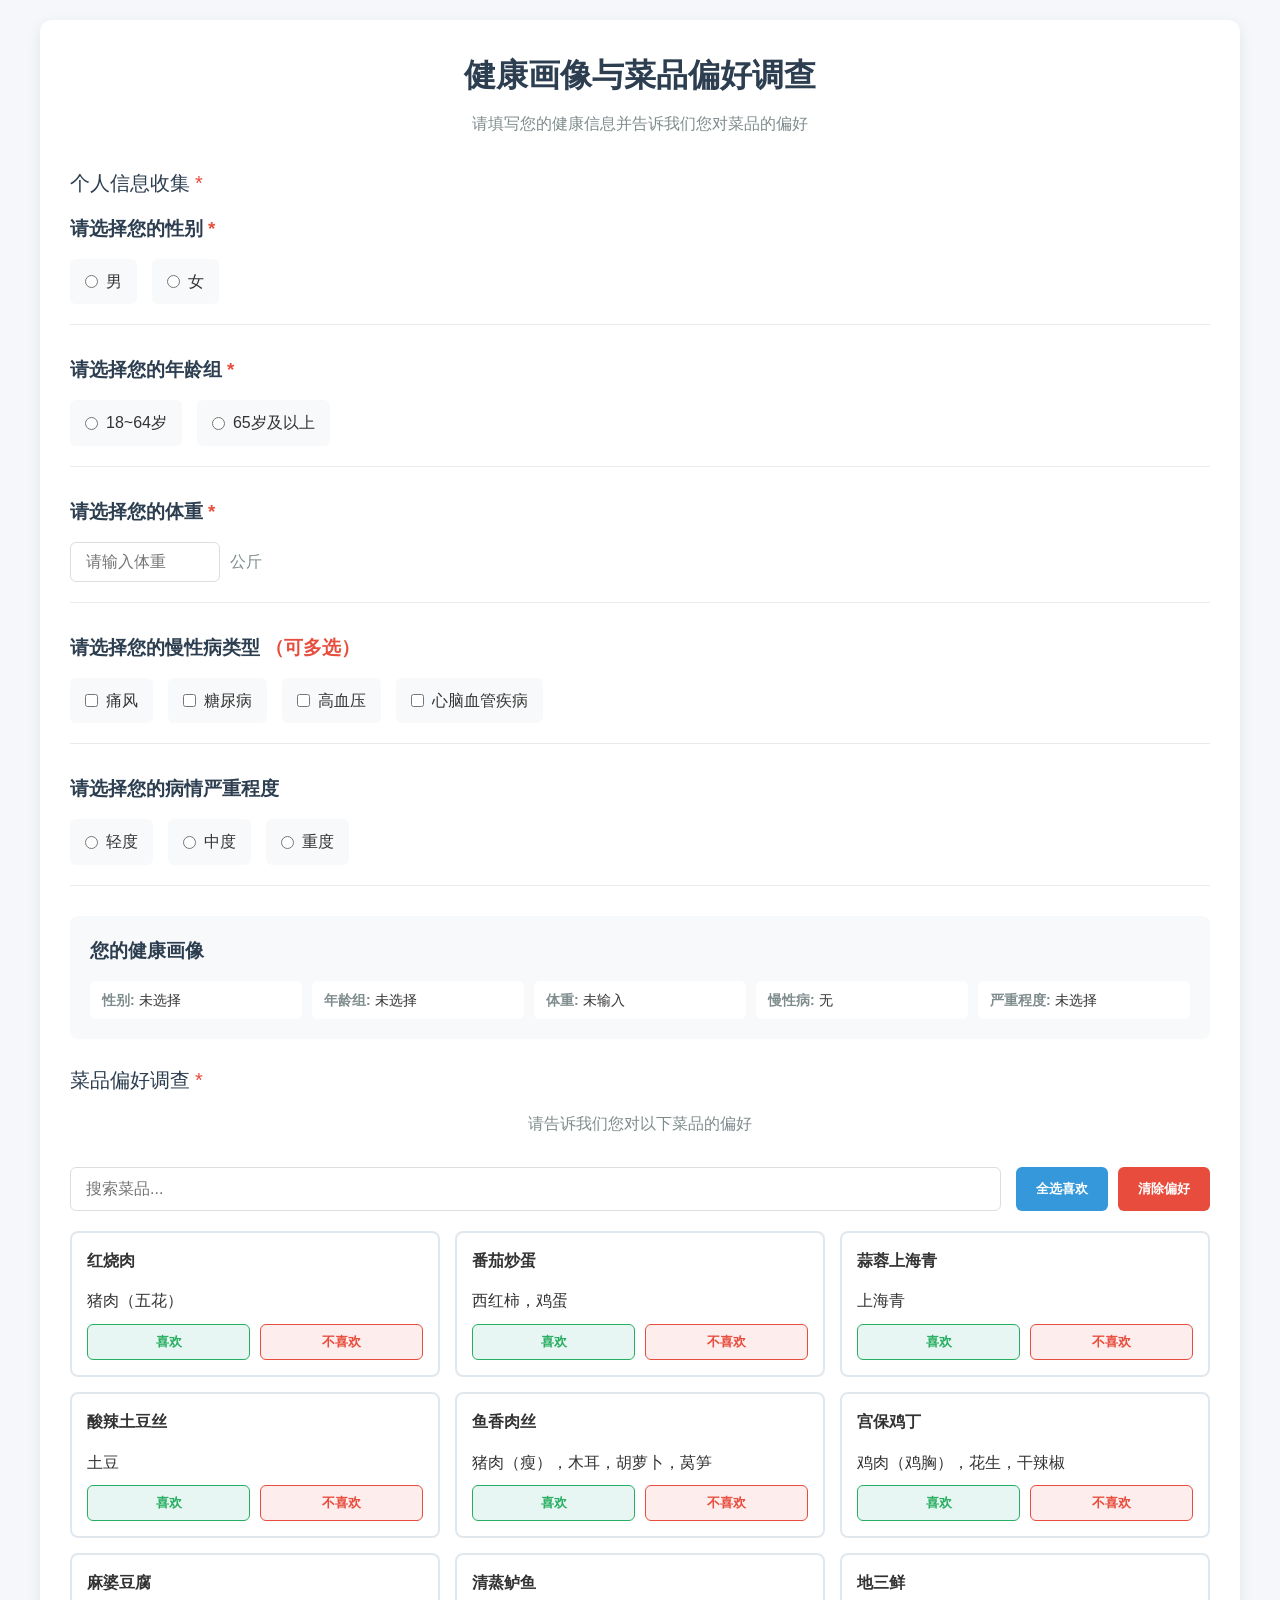
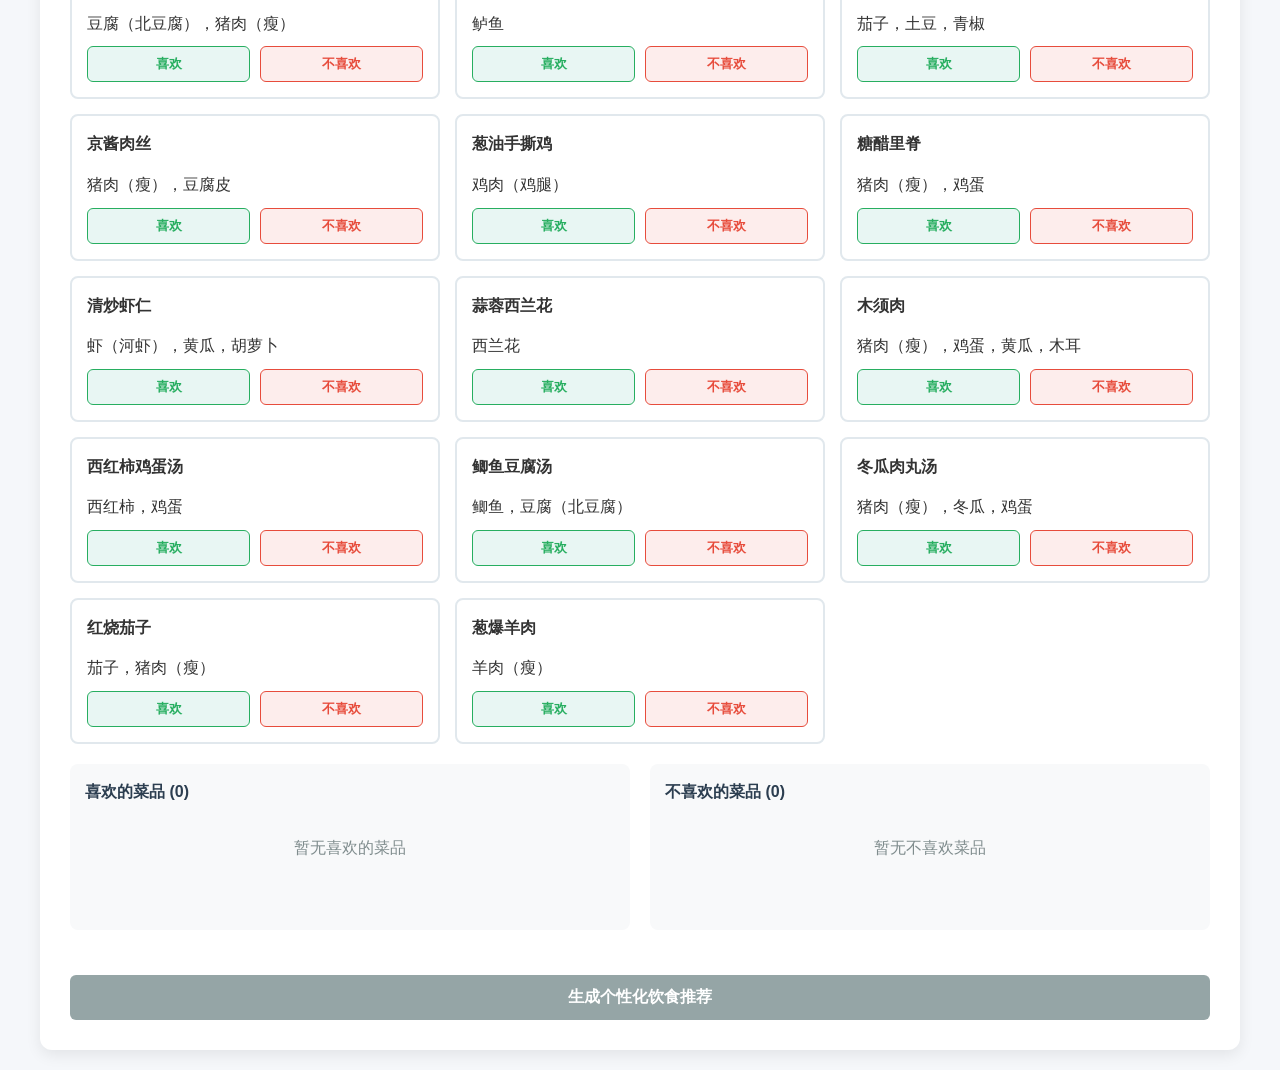
<file: templates/index.html>
<!DOCTYPE html>
<html lang="zh-CN">
<head>
    <meta charset="UTF-8">
    <meta name="viewport" content="width=device-width, initial-scale=1.0">
    <title>健康画像与菜品偏好调查</title>
    <style>
        /* 保持原有的所有CSS样式不变，与您提供的第五部分完全一致 */
        * {
            margin: 0;
            padding: 0;
            box-sizing: border-box;
            font-family: 'Segoe UI', Tahoma, Geneva, Verdana, sans-serif;
        }

        body {
            background-color: #f5f7fa;
            color: #333;
            line-height: 1.6;
            padding: 20px;
        }

        .container {
            max-width: 1200px;
            margin: 0 auto;
            background: white;
            border-radius: 12px;
            box-shadow: 0 5px 15px rgba(0, 0, 0, 0.08);
            padding: 30px;
        }

        h1 {
            text-align: center;
            margin-bottom: 10px;
            color: #2c3e50;
        }

        .subtitle {
            text-align: center;
            color: #7f8c8d;
            margin-bottom: 30px;
        }

        .section-title {
            display: flex;
            align-items: center;
            margin: 25px 0 15px;
            color: #2c3e50;
            font-size: 20px;
        }

        .required {
            color: #e74c3c;
            margin-left: 5px;
        }

        .form-section {
            margin-bottom: 30px;
            padding-bottom: 20px;
            border-bottom: 1px solid #eaeaea;
        }

            .form-section h3 {
                margin-bottom: 15px;
                color: #2c3e50;
                display: flex;
                align-items: center;
            }

        .form-group {
            display: flex;
            flex-wrap: wrap;
            gap: 15px;
        }

        .form-option {
            display: flex;
            align-items: center;
            gap: 8px;
            padding: 10px 15px;
            background: #f8f9fa;
            border-radius: 6px;
            cursor: pointer;
            transition: all 0.2s;
        }

            .form-option:hover {
                background: #e9ecef;
            }

            .form-option.selected {
                background: #3498db;
                color: white;
            }

            .form-option input {
                margin: 0;
            }

        .input-group {
            display: flex;
            align-items: center;
            gap: 10px;
        }

            .input-group input {
                padding: 10px 15px;
                border: 1px solid #ddd;
                border-radius: 6px;
                font-size: 16px;
                width: 150px;
            }

            .input-group span {
                color: #7f8c8d;
            }

        .control-panel {
            display: flex;
            justify-content: space-between;
            margin-bottom: 20px;
            flex-wrap: wrap;
            gap: 15px;
        }

        .search-box {
            flex: 1;
            min-width: 250px;
            position: relative;
        }

            .search-box input {
                width: 100%;
                padding: 12px 15px;
                border: 1px solid #ddd;
                border-radius: 6px;
                font-size: 16px;
                transition: all 0.3s;
            }

                .search-box input:focus {
                    border-color: #3498db;
                    box-shadow: 0 0 0 2px rgba(52, 152, 219, 0.2);
                    outline: none;
                }

        .buttons {
            display: flex;
            gap: 10px;
        }

        button {
            padding: 10px 20px;
            border: none;
            border-radius: 6px;
            cursor: pointer;
            font-weight: 600;
            transition: all 0.3s;
        }

        .select-all {
            background-color: #3498db;
            color: white;
        }

            .select-all:hover {
                background-color: #2980b9;
            }

        .deselect-all {
            background-color: #e74c3c;
            color: white;
        }

            .deselect-all:hover {
                background-color: #c0392b;
            }

        .submit-btn {
            background-color: #2ecc71;
            color: white;
            margin-top: 15px;
            width: 100%;
            padding: 12px;
            font-size: 16px;
        }

            .submit-btn:hover {
                background-color: #27ae60;
            }

            .submit-btn:disabled {
                background-color: #95a5a6;
                cursor: not-allowed;
            }

        .empty-state {
            text-align: center;
            color: #7f8c8d;
            padding: 20px;
        }

        .info-summary {
            background-color: #f8f9fa;
            border-radius: 8px;
            padding: 20px;
            margin-bottom: 20px;
        }

            .info-summary h3 {
                margin-bottom: 15px;
                color: #2c3e50;
            }

        .info-list {
            display: grid;
            grid-template-columns: repeat(auto-fill, minmax(200px, 1fr));
            gap: 10px;
        }

        .info-item {
            padding: 8px 12px;
            background: white;
            border-radius: 6px;
            font-size: 14px;
        }

        .info-label {
            font-weight: 600;
            color: #7f8c8d;
        }

        .preference-section {
            margin-bottom: 30px;
        }

        .preference-options {
            display: grid;
            grid-template-columns: repeat(auto-fill, minmax(300px, 1fr));
            gap: 15px;
            margin-bottom: 20px;
        }

        .preference-card {
            background: white;
            border: 2px solid #e1e8ed;
            border-radius: 8px;
            padding: 15px;
            display: flex;
            flex-direction: column;
            gap: 10px;
        }

        .preference-title {
            font-weight: 600;
            margin-bottom: 5px;
        }

        .preference-buttons {
            display: flex;
            gap: 10px;
        }

        .pref-btn {
            flex: 1;
            padding: 8px 12px;
            border: none;
            border-radius: 6px;
            cursor: pointer;
            font-weight: 600;
            transition: all 0.2s;
        }

        .like-btn {
            background-color: #e8f6f3;
            color: #27ae60;
            border: 1px solid #27ae60;
        }

            .like-btn:hover, .like-btn.selected {
                background-color: #27ae60;
                color: white;
            }

        .dislike-btn {
            background-color: #fdedec;
            color: #e74c3c;
            border: 1px solid #e74c3c;
        }

            .dislike-btn:hover, .dislike-btn.selected {
                background-color: #e74c3c;
                color: white;
            }

        .preference-summary {
            display: flex;
            gap: 20px;
            margin-top: 20px;
        }

        .preference-category {
            flex: 1;
            background: #f8f9fa;
            border-radius: 8px;
            padding: 15px;
        }

            .preference-category h4 {
                margin-bottom: 10px;
                color: #2c3e50;
            }

        .preference-list {
            min-height: 100px;
            max-height: 200px;
            overflow-y: auto;
        }

        .preference-item {
            background: white;
            padding: 8px 12px;
            border-radius: 6px;
            margin-bottom: 8px;
            display: flex;
            justify-content: space-between;
            align-items: center;
        }

            .preference-item .remove-btn {
                color: #7f8c8d;
            }

        .loading {
            display: none;
            text-align: center;
            padding: 40px;
        }

        .spinner {
            width: 50px;
            height: 50px;
            border: 5px solid #f3f3f3;
            border-top: 5px solid #4CAF50;
            border-radius: 50%;
            animation: spin 1s linear infinite;
            margin: 0 auto 20px;
        }

        @keyframes spin {
            0% {
                transform: rotate(0deg);
            }

            100% {
                transform: rotate(360deg);
            }
        }

        @media (max-width: 768px) {
            .control-panel {
                flex-direction: column;
            }

            .buttons {
                width: 100%;
                justify-content: space-between;
            }

            button {
                flex: 1;
            }

            .form-group {
                flex-direction: column;
            }

            .input-group input {
                width: 100%;
            }

            .info-list {
                grid-template-columns: 1fr;
            }

            .preference-options {
                grid-template-columns: 1fr;
            }

            .preference-summary {
                flex-direction: column;
            }
        }
    </style>
</head>
<body>
    <div class="container">
        <h1>健康画像与菜品偏好调查</h1>
        <p class="subtitle">请填写您的健康信息并告诉我们您对菜品的偏好</p>

        <!-- 个人信息收集部分 -->
        <div class="section-title">
            个人信息收集 <span class="required">*</span>
        </div>

        <div class="form-section">
            <h3>请选择您的性别 <span class="required">*</span></h3>
            <div class="form-group">
                <label class="form-option">
                    <input type="radio" name="gender" value="male" required>
                    <span>男</span>
                </label>
                <label class="form-option">
                    <input type="radio" name="gender" value="female" required>
                    <span>女</span>
                </label>
            </div>
        </div>

        <div class="form-section">
            <h3>请选择您的年龄组 <span class="required">*</span></h3>
            <div class="form-group">
                <label class="form-option">
                    <input type="radio" name="age" value="18-64" required>
                    <span>18~64岁</span>
                </label>
                <label class="form-option">
                    <input type="radio" name="age" value="65+" required>
                    <span>65岁及以上</span>
                </label>
            </div>
        </div>

        <div class="form-section">
            <h3>请选择您的体重 <span class="required">*</span></h3>
            <div class="input-group">
                <input type="number" id="weight" placeholder="请输入体重" min="30" max="200" required>
                <span>公斤</span>
            </div>
        </div>

        <div class="form-section">
            <h3>请选择您的慢性病类型 <span class="required">（可多选）</span></h3>
            <div class="form-group">
                <label class="form-option">
                    <input type="checkbox" name="disease" value="痛风">
                    <span>痛风</span>
                </label>
                <label class="form-option">
                    <input type="checkbox" name="disease" value="糖尿病">
                    <span>糖尿病</span>
                </label>
                <label class="form-option">
                    <input type="checkbox" name="disease" value="高血压">
                    <span>高血压</span>
                </label>
                <label class="form-option">
                    <input type="checkbox" name="disease" value="心脑血管疾病">
                    <span>心脑血管疾病</span>
                </label>
            </div>
        </div>

        <div class="form-section">
            <h3>请选择您的病情严重程度</h3>
            <div class="form-group">
                <label class="form-option">
                    <input type="radio" name="severity" value="轻度">
                    <span>轻度</span>
                </label>
                <label class="form-option">
                    <input type="radio" name="severity" value="中度">
                    <span>中度</span>
                </label>
                <label class="form-option">
                    <input type="radio" name="severity" value="重度">
                    <span>重度</span>
                </label>
            </div>
        </div>

        <!-- 个人信息摘要 -->
        <div class="info-summary">
            <h3>您的健康画像</h3>
            <div class="info-list" id="infoSummary">
                <div class="info-item"><span class="info-label">性别:</span> <span id="genderSummary">未选择</span></div>
                <div class="info-item"><span class="info-label">年龄组:</span> <span id="ageSummary">未选择</span></div>
                <div class="info-item"><span class="info-label">体重:</span> <span id="weightSummary">未输入</span></div>
                <div class="info-item"><span class="info-label">慢性病:</span> <span id="diseaseSummary">未选择</span></div>
                <div class="info-item"><span class="info-label">严重程度:</span> <span id="severitySummary">未选择</span></div>
            </div>
        </div>

        <!-- 菜品偏好调查部分 -->
        <div class="section-title">
            菜品偏好调查 <span class="required">*</span>
        </div>

        <div class="preference-section">
            <p class="subtitle">请告诉我们您对以下菜品的偏好</p>

            <div class="control-panel">
                <div class="search-box">
                    <input type="text" id="prefSearch" placeholder="搜索菜品...">
                </div>
                <div class="buttons">
                    <button class="select-all" id="selectAllLikes">全选喜欢</button>
                    <button class="deselect-all" id="clearPreferences">清除偏好</button>
                </div>
            </div>

            <div class="preference-options" id="preferenceOptions">
                <!-- 偏好选项将通过JavaScript动态生成 -->
            </div>

            <div class="preference-summary">
                <div class="preference-category">
                    <h4>喜欢的菜品 (<span id="likeCount">0</span>)</h4>
                    <div class="preference-list" id="likeList">
                        <div class="empty-state">暂无喜欢的菜品</div>
                    </div>
                </div>
                <div class="preference-category">
                    <h4>不喜欢的菜品 (<span id="dislikeCount">0</span>)</h4>
                    <div class="preference-list" id="dislikeList">
                        <div class="empty-state">暂无不喜欢菜品</div>
                    </div>
                </div>
            </div>
        </div>

        <!-- 加载状态 -->
        <div class="loading" id="loading">
            <div class="spinner"></div>
            <p>正在分析您的信息，生成个性化推荐...</p>
        </div>

        <button class="submit-btn" id="submitBtn" disabled>生成个性化饮食推荐</button>
    </div>

    <script>
        // 菜品数据 - 与后端算法中的菜品名称保持一致
        const options = [
            { id: 1, title: "红烧肉", description: "猪肉（五花）" },
            { id: 2, title: "番茄炒蛋", description: "西红柿，鸡蛋" },
            { id: 3, title: "蒜蓉上海青", description: "上海青" },
            { id: 4, title: "酸辣土豆丝", description: "土豆" },
            { id: 5, title: "鱼香肉丝", description: "猪肉（瘦），木耳，胡萝卜，莴笋" },
            { id: 6, title: "宫保鸡丁", description: "鸡肉（鸡胸），花生，干辣椒" },
            { id: 7, title: "麻婆豆腐", description: "豆腐（北豆腐），猪肉（瘦）" },
            { id: 8, title: "清蒸鲈鱼", description: "鲈鱼" },
            { id: 9, title: "地三鲜", description: "茄子，土豆，青椒" },
            { id: 10, title: "京酱肉丝", description: "猪肉（瘦），豆腐皮" },
            { id: 11, title: "葱油手撕鸡", description: "鸡肉（鸡腿）" },
            { id: 12, title: "糖醋里脊", description: "猪肉（瘦），鸡蛋" },
            { id: 13, title: "清炒虾仁", description: "虾（河虾），黄瓜，胡萝卜" },
            { id: 14, title: "蒜蓉西兰花", description: "西兰花" },
            { id: 15, title: "木须肉", description: "猪肉（瘦），鸡蛋，黄瓜，木耳" },
            { id: 16, title: "西红柿鸡蛋汤", description: "西红柿，鸡蛋" },
            { id: 17, title: "鲫鱼豆腐汤", description: "鲫鱼，豆腐（北豆腐）" },
            { id: 18, title: "冬瓜肉丸汤", description: "猪肉（瘦），冬瓜，鸡蛋" },
            { id: 19, title: "红烧茄子", description: "茄子，猪肉（瘦）" },
            { id: 20, title: "葱爆羊肉", description: "羊肉（瘦）" }
        ];

        // 菜品偏好
        let likedOptions = new Set();
        let dislikedOptions = new Set();

        // DOM元素
        const submitBtn = document.getElementById('submitBtn');
        const loadingElement = document.getElementById('loading');

        // 偏好调查DOM元素
        const preferenceOptions = document.getElementById('preferenceOptions');
        const likeList = document.getElementById('likeList');
        const dislikeList = document.getElementById('dislikeList');
        const likeCount = document.getElementById('likeCount');
        const dislikeCount = document.getElementById('dislikeCount');
        const prefSearchInput = document.getElementById('prefSearch');
        const selectAllLikesBtn = document.getElementById('selectAllLikes');
        const clearPreferencesBtn = document.getElementById('clearPreferences');

        // 个人信息DOM元素
        const genderInputs = document.querySelectorAll('input[name="gender"]');
        const ageInputs = document.querySelectorAll('input[name="age"]');
        const weightInput = document.getElementById('weight');
        const diseaseInputs = document.querySelectorAll('input[name="disease"]');
        const severityInputs = document.querySelectorAll('input[name="severity"]');

        // 个人信息摘要DOM元素
        const genderSummary = document.getElementById('genderSummary');
        const ageSummary = document.getElementById('ageSummary');
        const weightSummary = document.getElementById('weightSummary');
        const diseaseSummary = document.getElementById('diseaseSummary');
        const severitySummary = document.getElementById('severitySummary');

        // 初始化偏好选项
        function initializePreferenceOptions() {
            preferenceOptions.innerHTML = '';
            options.forEach(option => {
                const prefCard = document.createElement('div');
                prefCard.className = 'preference-card';
                prefCard.dataset.id = option.id;

                prefCard.innerHTML = `
                            <div class="preference-title">${option.title}</div>
                            <div class="option-description">${option.description}</div>
                            <div class="preference-buttons">
                                <button class="pref-btn like-btn" data-id="${option.id}" data-type="like">喜欢</button>
                                <button class="pref-btn dislike-btn" data-id="${option.id}" data-type="dislike">不喜欢</button>
                            </div>
                        `;

                // 添加按钮事件
                const likeBtn = prefCard.querySelector('.like-btn');
                const dislikeBtn = prefCard.querySelector('.dislike-btn');

                likeBtn.addEventListener('click', () => {
                    togglePreference(option.id, 'like');
                });

                dislikeBtn.addEventListener('click', () => {
                    togglePreference(option.id, 'dislike');
                });

                preferenceOptions.appendChild(prefCard);
            });

            updatePreferenceUI();
        }

        // 切换偏好选择
        function togglePreference(id, type) {
            if (type === 'like') {
                dislikedOptions.delete(id);
                likedOptions.add(id);
            } else {
                likedOptions.delete(id);
                dislikedOptions.add(id);
            }
            updatePreferenceUI();
        }

        // 移除偏好
        function removePreference(id) {
            likedOptions.delete(id);
            dislikedOptions.delete(id);
            updatePreferenceUI();
        }

        // 更新偏好UI
        function updatePreferenceUI() {
            // 更新偏好按钮状态
            document.querySelectorAll('.preference-card').forEach(card => {
                const id = parseInt(card.dataset.id);
                const likeBtn = card.querySelector('.like-btn');
                const dislikeBtn = card.querySelector('.dislike-btn');

                likeBtn.classList.remove('selected');
                dislikeBtn.classList.remove('selected');

                if (likedOptions.has(id)) {
                    likeBtn.classList.add('selected');
                } else if (dislikedOptions.has(id)) {
                    dislikeBtn.classList.add('selected');
                }
            });

            // 更新喜欢列表
            if (likedOptions.size === 0) {
                likeList.innerHTML = '<div class="empty-state">暂无喜欢的菜品</div>';
            } else {
                likeList.innerHTML = '';
                likedOptions.forEach(id => {
                    const option = options.find(opt => opt.id === id);
                    const prefItem = document.createElement('div');
                    prefItem.className = 'preference-item';
                    prefItem.innerHTML = `
                                ${option.title}
                                <button class="remove-btn" data-id="${id}">×</button>
                            `;
                    prefItem.querySelector('.remove-btn').addEventListener('click', (e) => {
                        e.stopPropagation();
                        removePreference(id);
                    });
                    likeList.appendChild(prefItem);
                });
            }

            // 更新不喜欢列表
            if (dislikedOptions.size === 0) {
                dislikeList.innerHTML = '<div class="empty-state">暂无不喜欢菜品</div>';
            } else {
                dislikeList.innerHTML = '';
                dislikedOptions.forEach(id => {
                    const option = options.find(opt => opt.id === id);
                    const prefItem = document.createElement('div');
                    prefItem.className = 'preference-item';
                    prefItem.innerHTML = `
                                ${option.title}
                                <button class="remove-btn" data-id="${id}">×</button>
                            `;
                    prefItem.querySelector('.remove-btn').addEventListener('click', (e) => {
                        e.stopPropagation();
                        removePreference(id);
                    });
                    dislikeList.appendChild(prefItem);
                });
            }

            likeCount.textContent = likedOptions.size;
            dislikeCount.textContent = dislikedOptions.size;

            updateSubmitButtonState();
        }

        // 偏好搜索功能
        prefSearchInput.addEventListener('input', () => {
            const searchTerm = prefSearchInput.value.toLowerCase();
            document.querySelectorAll('.preference-card').forEach(card => {
                const id = parseInt(card.dataset.id);
                const option = options.find(opt => opt.id === id);
                const title = option.title.toLowerCase();
                const description = option.description.toLowerCase();
                card.style.display = (title.includes(searchTerm) || description.includes(searchTerm)) ? 'block' : 'none';
            });
        });

        // 全选喜欢功能
        selectAllLikesBtn.addEventListener('click', () => {
            options.forEach(option => {
                likedOptions.add(option.id);
                dislikedOptions.delete(option.id);
            });
            updatePreferenceUI();
        });

        // 清除偏好功能
        clearPreferencesBtn.addEventListener('click', () => {
            likedOptions.clear();
            dislikedOptions.clear();
            updatePreferenceUI();
        });

        // 提交数据到后端
        async function submitFormData(formData) {
            try {
                console.log('提交数据到后端:', formData);
                const response = await fetch('/api/recommend', {
                    method: 'POST',
                    headers: { 'Content-Type': 'application/json' },
                    body: JSON.stringify(formData)
                });
                if (!response.ok) {
                    throw new Error(`HTTP错误! 状态: ${response.status}`);
                }
                return await response.json();
            } catch (error) {
                console.error('提交数据失败:', error);
                throw error;
            }
        }

        // 显示加载动画
        function showLoading() {
            loadingElement.style.display = 'block';
            submitBtn.disabled = true;
        }

        // 隐藏加载动画
        function hideLoading() {
            loadingElement.style.display = 'none';
            submitBtn.disabled = false;
        }

        // 显示错误信息
        function showError(message) {
            alert('错误: ' + message);
            console.error('错误信息:', message);
        }

        // 提交功能 - 修改为调用后端API并附带用户名
        submitBtn.addEventListener('click', async () => {
            // 收集个人信息
            const gender = document.querySelector('input[name="gender"]:checked');
            const age = document.querySelector('input[name="age"]:checked');
            const weight = weightInput.value;
            const diseases = Array.from(document.querySelectorAll('input[name="disease"]:checked')).map(d => d.value);
            const severity = document.querySelector('input[name="severity"]:checked');

            // 收集偏好信息
            const likedItems = Array.from(likedOptions).map(id => {
                const option = options.find(opt => opt.id === id);
                return option.title;
            });
            const dislikedItems = Array.from(dislikedOptions).map(id => {
                const option = options.find(opt => opt.id === id);
                return option.title;
            });

            // 从 localStorage 获取当前登录用户名
            const currentUser = JSON.parse(localStorage.getItem('currentUser'));
            if (!currentUser) {
                showError('请先登录');
                window.location.href = '/login';
                return;
            }

            // 构建符合后端API要求的数据格式，并附带 username 字段
            const formData = {
                username: currentUser.username,  // 新增：将用户名传递给后端
                userInfo: {
                    age: age.value === '18-64' ? 35 : 70,
                    gender: gender.value,
                    height: 170, // 简化处理
                    weight: parseFloat(weight),
                    diseases: diseases.length > 0 ? diseases : ["痛风"],
                    symptomSeverity: severity ? severity.value : "轻度",
                    dietaryRestrictions: []
                },
                likedDishes: likedItems,
                dislikedDishes: dislikedItems
            };

            console.log('准备提交的表单数据:', formData);

            showLoading();
            try {
                const response = await submitFormData(formData);
                if (response.success) {
                    localStorage.setItem('recommendationData', JSON.stringify(response.recommendation));
                    // 跳转到推荐结果页面
                    window.location.href = '/recommend';
                } else {
                    showError('推荐生成失败：' + (response.error || '未知错误'));
                }
            } catch (error) {
                console.error('提交错误:', error);
                showError('网络错误，请检查连接后重试: ' + error.message);
            } finally {
                hideLoading();
            }
        });

        // 更新个人信息摘要
        function updateInfoSummary() {
            const gender = document.querySelector('input[name="gender"]:checked');
            genderSummary.textContent = gender ? (gender.value === 'male' ? '男' : '女') : '未选择';
            const age = document.querySelector('input[name="age"]:checked');
            ageSummary.textContent = age ? (age.value === '18-64' ? '18~64岁' : '65岁及以上') : '未选择';
            weightSummary.textContent = weightInput.value ? `${weightInput.value} 公斤` : '未输入';
            const diseases = Array.from(document.querySelectorAll('input[name="disease"]:checked')).map(d => d.value);
            diseaseSummary.textContent = diseases.length > 0 ? diseases.join(', ') : '无';
            const severity = document.querySelector('input[name="severity"]:checked');
            severitySummary.textContent = severity ? severity.value : '未选择';
            updateSubmitButtonState();
        }

        // 更新提交按钮状态
        function updateSubmitButtonState() {
            const gender = document.querySelector('input[name="gender"]:checked');
            const age = document.querySelector('input[name="age"]:checked');
            const weight = weightInput.value;
            const isPersonalInfoComplete = gender && age && weight;
            const isPreferenceComplete = likedOptions.size > 0 || dislikedOptions.size > 0;
            submitBtn.disabled = !(isPersonalInfoComplete && isPreferenceComplete);
        }

        // 为所有个人信息输入添加事件监听
        genderInputs.forEach(input => input.addEventListener('change', updateInfoSummary));
        ageInputs.forEach(input => input.addEventListener('change', updateInfoSummary));
        weightInput.addEventListener('input', updateInfoSummary);
        diseaseInputs.forEach(input => input.addEventListener('change', updateInfoSummary));
        severityInputs.forEach(input => input.addEventListener('change', updateInfoSummary));

        // 为表单选项添加选中样式
        document.querySelectorAll('.form-option').forEach(option => {
            option.addEventListener('click', function () {
                const input = this.querySelector('input');
                if (input.type === 'radio') {
                    document.querySelectorAll(`input[name="${input.name}"]`).forEach(radio => {
                        radio.closest('.form-option').classList.remove('selected');
                    });
                }
                if (input.type === 'checkbox') {
                    this.classList.toggle('selected', input.checked);
                } else {
                    this.classList.add('selected');
                }
            });
        });

        // 初始化
        initializePreferenceOptions();
        updateInfoSummary();
    </script>
</body>
</html>
</file>
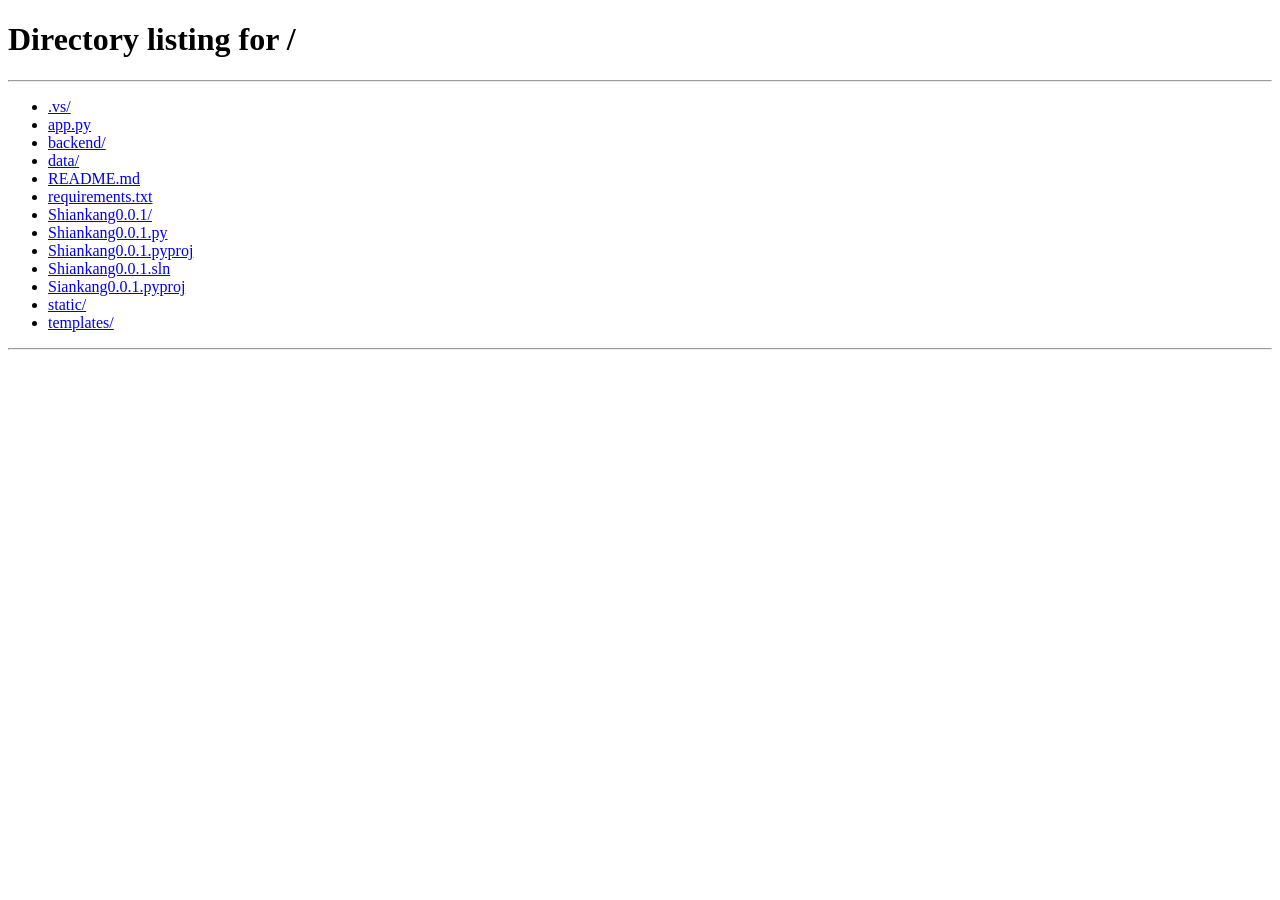
<file: templates/game.html>
﻿<!DOCTYPE html>
<html lang="zh-CN">
<head>
    <meta charset="UTF-8">
    <meta name="viewport" content="width=device-width, initial-scale=1.0, maximum-scale=1.0, user-scalable=yes, viewport-fit=cover">
    <title>健康冒险者物语 - 完整版</title>
    <link rel="stylesheet" href="https://cdnjs.cloudflare.com/ajax/libs/font-awesome/6.4.0/css/all.min.css">
    <style>
        /* ===== 原游戏界面全部样式（完整保留） ===== */
        :root {
            --sky-blue: #87CEEB;
            --deep-blue: #4169E1;
            --sunset-orange: #FF7F50;
            --cherry-pink: #FFB6C1;
            --mint-green: #98FB98;
            --soft-yellow: #FFD700;
            --light-purple: #DDA0DD;
            --gradient-bg: linear-gradient(135deg, #1a2a6c, #b21f1f, #fdbb2d);
            --gradient-ui: linear-gradient(135deg, rgba(135, 206, 235, 0.9), rgba(65, 105, 225, 0.9));
            --gradient-card: linear-gradient(135deg, rgba(255, 182, 193, 0.9), rgba(255, 215, 0, 0.9));
            --text-shadow: 2px 2px 4px rgba(0, 0, 0, 0.3);
            --box-shadow: 0 10px 30px rgba(0, 0, 0, 0.2);
        }

        * {
            margin: 0;
            padding: 0;
            box-sizing: border-box;
            font-family: 'Microsoft YaHei', 'Segoe UI', 'Arial Rounded MT Bold', sans-serif;
        }

        body {
            background: var(--gradient-bg);
            background-attachment: fixed;
            color: white;
            min-height: 100vh;
            position: relative;
            overflow-x: hidden;
        }

        .bg-decoration {
            position: fixed;
            top: 0;
            left: 0;
            width: 100%;
            height: 100%;
            pointer-events: none;
            z-index: -1;
        }

        .cloud {
            position: absolute;
            background: rgba(255, 255, 255, 0.1);
            border-radius: 50%;
            filter: blur(20px);
        }

            .cloud:nth-child(1) {
                width: 200px;
                height: 80px;
                top: 10%;
                left: 10%;
                animation: float 20s infinite linear;
            }

            .cloud:nth-child(2) {
                width: 150px;
                height: 60px;
                top: 30%;
                right: 15%;
                animation: float 25s infinite linear reverse;
            }

            .cloud:nth-child(3) {
                width: 180px;
                height: 70px;
                bottom: 20%;
                left: 20%;
                animation: float 22s infinite linear;
            }

        @keyframes float {
            0% {
                transform: translateX(0) translateY(0);
            }

            50% {
                transform: translateX(50px) translateY(-20px);
            }

            100% {
                transform: translateX(0) translateY(0);
            }
        }

        .game-container {
            max-width: 1400px;
            margin: 0 auto;
            padding: 20px;
            display: flex;
            gap: 30px;
            min-height: 100vh;
            position: relative;
            z-index: 1;
        }

        .nav-sidebar {
            width: 280px;
            background: rgba(0, 0, 0, 0.7);
            backdrop-filter: blur(15px);
            border-radius: 25px;
            padding: 30px 20px;
            border: 3px solid rgba(255, 215, 0, 0.5);
            box-shadow: 0 0 30px rgba(255, 215, 0, 0.3), inset 0 0 20px rgba(255, 255, 255, 0.1);
            display: flex;
            flex-direction: column;
            gap: 15px;
            position: relative;
            overflow: hidden;
        }

            .nav-sidebar::before {
                content: '';
                position: absolute;
                top: -50%;
                left: -50%;
                width: 200%;
                height: 200%;
                background: conic-gradient(transparent, rgba(255, 215, 0, 0.3), transparent 30%);
                animation: rotate 10s linear infinite;
                z-index: -1;
            }

        @keyframes rotate {
            100% {
                transform: rotate(360deg);
            }
        }

        .nav-logo {
            text-align: center;
            margin-bottom: 30px;
            padding-bottom: 20px;
            border-bottom: 2px solid rgba(255, 215, 0, 0.5);
        }

            .nav-logo h2 {
                font-size: 28px;
                background: linear-gradient(45deg, #FFD700, #FF7F50);
                -webkit-background-clip: text;
                -webkit-text-fill-color: transparent;
                text-shadow: 0 0 10px rgba(255, 215, 0, 0.5);
                margin-bottom: 5px;
                letter-spacing: 2px;
            }

            .nav-logo p {
                font-size: 14px;
                color: rgba(255, 255, 255, 0.7);
                font-style: italic;
            }

        .nav-item {
            display: flex;
            align-items: center;
            gap: 15px;
            padding: 18px 20px;
            background: rgba(255, 255, 255, 0.05);
            border-radius: 15px;
            text-decoration: none;
            color: white;
            transition: all 0.3s;
            border: 2px solid transparent;
            position: relative;
            overflow: hidden;
        }

            .nav-item::before {
                content: '';
                position: absolute;
                top: 0;
                left: -100%;
                width: 100%;
                height: 100%;
                background: linear-gradient(90deg, transparent, rgba(255, 255, 255, 0.1), transparent);
                transition: left 0.5s;
            }

            .nav-item:hover::before {
                left: 100%;
            }

            .nav-item:hover {
                background: rgba(255, 255, 255, 0.1);
                border-color: rgba(255, 215, 0, 0.5);
                transform: translateX(10px) scale(1.05);
                box-shadow: 0 0 20px rgba(255, 215, 0, 0.3);
            }

            .nav-item.active {
                background: var(--gradient-ui);
                border-color: #FFD700;
                transform: translateX(10px);
                box-shadow: 0 0 25px rgba(255, 215, 0, 0.5);
            }

            .nav-item i {
                font-size: 22px;
                width: 40px;
                height: 40px;
                display: flex;
                align-items: center;
                justify-content: center;
                background: rgba(255, 255, 255, 0.1);
                border-radius: 10px;
                transition: all 0.3s;
            }

            .nav-item:hover i {
                transform: rotate(15deg) scale(1.2);
                background: rgba(255, 215, 0, 0.2);
            }

        .nav-text {
            flex: 1;
            font-size: 18px;
            font-weight: bold;
            text-shadow: var(--text-shadow);
        }

        .nav-badge {
            background: rgba(255, 215, 0, 0.2);
            padding: 3px 10px;
            border-radius: 10px;
            font-size: 12px;
            border: 1px solid rgba(255, 215, 0, 0.3);
        }

        .main-content {
            flex: 1;
            display: flex;
            flex-direction: column;
            gap: 25px;
        }

        .status-bar {
            background: rgba(0, 0, 0, 0.8);
            backdrop-filter: blur(15px);
            border-radius: 25px;
            padding: 20px 40px;
            display: flex;
            justify-content: space-between;
            align-items: center;
            flex-wrap: wrap;
            gap: 15px;
            border: 2px solid rgba(255, 182, 193, 0.3);
            box-shadow: var(--box-shadow);
            position: relative;
            overflow: hidden;
        }

            .status-bar::after {
                content: '';
                position: absolute;
                top: -2px;
                left: -2px;
                right: -2px;
                bottom: -2px;
                background: linear-gradient(45deg, #FF7F50, #FFD700, #FFB6C1, #98FB98);
                border-radius: 25px;
                z-index: -1;
                animation: borderGlow 4s linear infinite;
            }

        @keyframes borderGlow {
            0%,100% {
                opacity: 0.3;
            }

            50% {
                opacity: 0.8;
            }
        }

        .location {
            display: flex;
            align-items: center;
            gap: 15px;
            font-size: 20px;
            font-weight: bold;
            background: linear-gradient(45deg, #FFB6C1, #FFD700);
            -webkit-background-clip: text;
            -webkit-text-fill-color: transparent;
        }

            .location i {
                font-size: 28px;
                color: #FFD700;
                animation: pulse 2s infinite;
            }

        @keyframes pulse {
            0%,100% {
                transform: scale(1);
            }

            50% {
                transform: scale(1.1);
            }
        }

        .resource-display {
            display: flex;
            align-items: center;
            gap: 20px;
        }

        .resource-item {
            display: flex;
            align-items: center;
            gap: 8px;
            font-size: 20px;
            font-weight: bold;
            padding: 8px 16px;
            border-radius: 10px;
            background: rgba(255, 255, 255, 0.1);
            cursor: pointer;
            transition: all 0.3s;
        }

            .resource-item:hover {
                background: rgba(255, 255, 255, 0.2);
                transform: translateY(-2px);
            }

        .gold-display i {
            color: #FFD700;
        }

        .health-display i {
            color: #FF69B4;
        }

        .user-area {
            display: flex;
            align-items: center;
            gap: 15px;
            margin-left: auto;
        }

            .user-area span {
                font-size: 16px;
                color: #FFD700;
            }

        .logout-btn {
            background: rgba(255, 255, 255, 0.1);
            border: 1px solid rgba(255, 215, 0, 0.5);
            color: white;
            padding: 8px 16px;
            border-radius: 20px;
            cursor: pointer;
            transition: all 0.3s;
            font-size: 14px;
        }

            .logout-btn:hover {
                background: rgba(255, 215, 0, 0.2);
                transform: translateY(-2px);
            }

        /* ===== 资源说明面板 ===== */
        .resource-guide {
            background: rgba(0, 0, 0, 0.7);
            backdrop-filter: blur(15px);
            border-radius: 20px;
            padding: 20px;
            border: 2px solid rgba(255, 215, 0, 0.5);
            box-shadow: 0 5px 20px rgba(0, 0, 0, 0.3);
        }

        .guide-title {
            display: flex;
            align-items: center;
            gap: 10px;
            font-size: 18px;
            font-weight: bold;
            color: #FFD700;
            margin-bottom: 15px;
            padding-bottom: 10px;
            border-bottom: 1px solid rgba(255, 215, 0, 0.3);
        }

            .guide-title i {
                font-size: 20px;
            }

        .guide-items {
            display: grid;
            grid-template-columns: repeat(4, 1fr);
            gap: 15px;
        }

        .guide-item {
            display: flex;
            align-items: center;
            gap: 12px;
            padding: 12px;
            background: rgba(255, 255, 255, 0.05);
            border-radius: 15px;
            transition: all 0.3s;
        }

            .guide-item:hover {
                background: rgba(255, 255, 255, 0.1);
                transform: translateY(-3px);
            }

        .guide-icon {
            width: 45px;
            height: 45px;
            border-radius: 12px;
            display: flex;
            align-items: center;
            justify-content: center;
            font-size: 24px;
            flex-shrink: 0;
        }

        .gold-icon {
            background: linear-gradient(135deg, #FFD700, #FFA500);
            box-shadow: 0 0 15px rgba(255, 215, 0, 0.5);
        }

        .health-icon {
            background: linear-gradient(135deg, #FF69B4, #FF1493);
            box-shadow: 0 0 15px rgba(255, 105, 180, 0.5);
        }

        .exp-icon {
            background: linear-gradient(135deg, #87CEEB, #00BFFF);
            box-shadow: 0 0 15px rgba(135, 206, 235, 0.5);
        }

        .level-icon {
            background: linear-gradient(135deg, #98FB98, #32CD32);
            box-shadow: 0 0 15px rgba(152, 251, 152, 0.5);
        }

        .guide-content {
            flex: 1;
        }

        .guide-name {
            font-size: 16px;
            font-weight: bold;
            color: white;
            margin-bottom: 4px;
        }

        .guide-desc {
            font-size: 11px;
            color: rgba(255, 255, 255, 0.7);
            line-height: 1.3;
            margin-bottom: 4px;
        }

        .guide-source {
            font-size: 10px;
            color: #FFD700;
        }

        .character-card {
            background: rgba(0, 0, 0, 0.8);
            backdrop-filter: blur(15px);
            border-radius: 30px;
            padding: 40px;
            border: 3px solid rgba(255, 182, 193, 0.3);
            box-shadow: 0 15px 35px rgba(0, 0, 0, 0.3), inset 0 0 30px rgba(255, 182, 193, 0.1);
            position: relative;
            overflow: hidden;
        }

            .character-card::before {
                content: '';
                position: absolute;
                top: 0;
                left: 0;
                right: 0;
                height: 5px;
                background: linear-gradient(90deg, transparent, #FFB6C1, #FFD700, #FF7F50, transparent);
                animation: shine 3s linear infinite;
            }

        @keyframes shine {
            0% {
                transform: translateX(-100%);
            }

            100% {
                transform: translateX(100%);
            }
        }

        .character-header {
            text-align: center;
            margin-bottom: 30px;
        }

        .character-main-title {
            font-size: 36px;
            background: linear-gradient(45deg, #FFB6C1, #FFD700);
            -webkit-background-clip: text;
            -webkit-text-fill-color: transparent;
            text-shadow: 0 0 20px rgba(255, 182, 193, 0.5);
            margin-bottom: 10px;
            letter-spacing: 3px;
            font-weight: bold;
        }

        .character-main-subtitle {
            font-size: 20px;
            color: rgba(255, 255, 255, 0.9);
            font-style: italic;
        }

        .character-details {
            display: grid;
            grid-template-columns: 1fr 1fr;
            gap: 40px;
            align-items: center;
        }

        .character-left {
            display: flex;
            justify-content: center;
            align-items: center;
        }

        .character-ninja-display {
            position: relative;
            width: 280px;
            height: 320px;
            display: flex;
            justify-content: center;
            align-items: center;
        }

        .ninja-avatar {
            position: relative;
            width: 100px;
            height: 100px;
            background: linear-gradient(135deg, #ffffff, #f8f9fa);
            border-radius: 50%;
            box-shadow: 0 8px 25px rgba(0, 0, 0, 0.2), inset 0 0 15px rgba(255, 255, 255, 0.5);
            z-index: 3;
            border: 3px solid #f0f0f0;
        }

        .ninja-headband {
            position: absolute;
            top: 10px;
            left: 50%;
            transform: translateX(-50%);
            width: 120px;
            height: 22px;
            background: linear-gradient(90deg, #E63946, #457B9D);
            border-radius: 12px;
            z-index: 4;
            box-shadow: 0 3px 8px rgba(0, 0, 0, 0.3), inset 0 1px 2px rgba(255, 255, 255, 0.3);
        }

            .ninja-headband::after {
                content: '✦';
                position: absolute;
                right: 12px;
                top: 50%;
                transform: translateY(-50%);
                font-size: 16px;
                color: #FFD700;
                font-weight: bold;
                text-shadow: 0 1px 3px rgba(0, 0, 0, 0.5);
            }

        .ninja-eyemask {
            position: absolute;
            top: 35px;
            left: 50%;
            transform: translateX(-50%);
            width: 70px;
            height: 16px;
            background: linear-gradient(90deg, #2C3E50, #34495E);
            border-radius: 10px;
            z-index: 4;
            box-shadow: inset 0 1px 3px rgba(0, 0, 0, 0.6), 0 2px 4px rgba(0, 0, 0, 0.3);
        }

            .ninja-eyemask::before, .ninja-eyemask::after {
                content: '';
                position: absolute;
                top: 50%;
                transform: translateY(-50%);
                width: 10px;
                height: 10px;
                background: #FFFFFF;
                border-radius: 50%;
                box-shadow: 0 0 5px rgba(255, 255, 255, 0.8);
            }

            .ninja-eyemask::before {
                left: 15px;
            }

            .ninja-eyemask::after {
                right: 15px;
            }

        .ninja-body {
            position: absolute;
            top: 85px;
            left: 50%;
            transform: translateX(-50%);
            width: 0;
            height: 0;
            border-left: 60px solid transparent;
            border-right: 60px solid transparent;
            border-top: 120px solid #1a2f4e;
            z-index: 2;
            filter: drop-shadow(0 5px 15px rgba(0, 0, 0, 0.3));
            position: relative;
        }

            .ninja-body::after {
                content: '';
                position: absolute;
                top: -60px;
                left: -30px;
                width: 60px;
                height: 15px;
                background: linear-gradient(90deg, #8B4513, #A0522D);
                border-radius: 5px;
                box-shadow: 0 2px 5px rgba(0, 0, 0, 0.3);
            }

        .ninja-sword {
            position: absolute;
            right: 0px;
            top: 123px;
            width: 100px;
            height: 200px;
            z-index: 15;
            filter: drop-shadow(3px 3px 6px rgba(0, 0, 0, 0.5));
            transform: rotate(-15deg);
            transform-origin: top left;
        }

            .ninja-sword .handle {
                position: absolute;
                top: 60px;
                left: 95px;
                width: 60px;
                height: 11px;
                background: linear-gradient(90deg, #8B0000, #5A0000, #8B0000);
                border-radius: 2px;
                z-index: 16;
                box-shadow: 0 1px 3px rgba(0, 0, 0, 0.5);
            }

            .ninja-sword .tsuba {
                position: absolute;
                top: 58px;
                left: 152px;
                width: 13px;
                height: 18px;
                background: linear-gradient(135deg, #708090, #4A5568, #708090);
                border-radius: 3px;
                z-index: 18;
                box-shadow: 0 1px 4px rgba(0, 0, 0, 0.4);
            }

            .ninja-sword .blade {
                position: absolute;
                top: 60px;
                left: 160px;
                width: 140px;
                height: 10px;
                background: linear-gradient(90deg, #B0C4DE, #E8F4FD, #B0C4DE);
                transform: skewY(-2deg);
                transform-origin: left center;
                z-index: 14;
                box-shadow: 2px 2px 4px rgba(0, 0, 0, 0.3);
                border-radius: 1px 40% 40% 1px;
            }

                .ninja-sword .blade .metal-texture {
                    position: absolute;
                    top: 0;
                    left: 0;
                    width: 100%;
                    height: 100%;
                    background: repeating-linear-gradient(45deg, transparent, transparent 5px, rgba(255, 255, 255, 0.1) 5px, rgba(255, 255, 255, 0.1) 10px);
                    pointer-events: none;
                }

        .ninja-arm-left {
            position: absolute;
            top: 95px;
            left: -30px;
            width: 20px;
            height: 60px;
            background: linear-gradient(180deg, #1e3658, #162b48);
            border-radius: 10px 10px 8px 8px;
            transform: rotate(-15deg);
            z-index: 1;
            box-shadow: 0 3px 6px rgba(0, 0, 0, 0.3);
        }

            .ninja-arm-left::after {
                content: '';
                position: absolute;
                bottom: 0;
                left: -2px;
                width: 26px;
                height: 15px;
                background: linear-gradient(180deg, #8B4513, #654321);
                border-radius: 5px 5px 8px 8px;
            }

        .ninja-arm-right {
            position: absolute;
            top: 95px;
            right: -32px;
            width: 22px;
            height: 65px;
            background: linear-gradient(180deg, #1e3658, #162b48);
            border-radius: 15px 15px 10px 10px;
            transform: rotate(5deg);
            z-index: 8;
            box-shadow: 0 4px 8px rgba(0, 0, 0, 0.3);
        }

            .ninja-arm-right::after {
                content: '';
                position: absolute;
                bottom: -5px;
                right: -2px;
                width: 30px;
                height: 25px;
                background: linear-gradient(135deg, #8B4513, #654321);
                border-radius: 15px 15px 20px 20px;
                z-index: 9;
                box-shadow: inset 0 -3px 5px rgba(0, 0, 0, 0.4);
                transform: rotate(0deg);
            }

        .character-right {
            display: flex;
            flex-direction: column;
            gap: 20px;
        }

        .character-name {
            font-size: 32px;
            background: linear-gradient(45deg, #FFD700, #FF7F50);
            -webkit-background-clip: text;
            -webkit-text-fill-color: transparent;
            text-shadow: 0 0 15px rgba(255, 215, 0, 0.3);
        }

        .character-title {
            font-size: 24px;
            color: #87CEEB;
            font-weight: bold;
        }

        .character-description {
            font-size: 18px;
            color: rgba(255, 255, 255, 0.85);
            line-height: 1.6;
        }

        .character-stats {
            display: flex;
            flex-direction: column;
            gap: 20px;
        }

        .stat-item {
            display: flex;
            justify-content: space-between;
            align-items: center;
            padding: 15px 20px;
            background: rgba(255, 255, 255, 0.05);
            border-radius: 15px;
            border: 1px solid rgba(255, 255, 255, 0.1);
        }

        .stat-label {
            font-size: 16px;
            color: rgba(255, 255, 255, 0.7);
        }

        .stat-value {
            font-size: 20px;
            font-weight: bold;
            color: #FFD700;
        }

        .character-purchase-section {
            margin-top: 20px;
            display: flex;
            justify-content: center;
        }

        .purchase-health-btn {
            display: flex;
            align-items: center;
            gap: 10px;
            padding: 12px 25px;
            background: linear-gradient(135deg, #FF6B6B, #FF8E53);
            border: none;
            border-radius: 25px;
            color: white;
            font-size: 16px;
            font-weight: bold;
            cursor: pointer;
            transition: all 0.3s ease;
            box-shadow: 0 5px 15px rgba(255, 107, 107, 0.3);
        }

            .purchase-health-btn:hover {
                transform: translateY(-3px);
                box-shadow: 0 8px 20px rgba(255, 107, 107, 0.4);
                background: linear-gradient(135deg, #FF8E53, #FF6B6B);
            }

        .stats-section {
            display: grid;
            grid-template-columns: repeat(auto-fit, minmax(350px, 1fr));
            gap: 25px;
        }

        .stat-card {
            background: rgba(0, 0, 0, 0.7);
            backdrop-filter: blur(10px);
            border-radius: 25px;
            padding: 30px;
            display: flex;
            align-items: center;
            gap: 25px;
            transition: all 0.3s ease;
            border: 2px solid transparent;
            position: relative;
            overflow: hidden;
        }

            .stat-card::before {
                content: '';
                position: absolute;
                top: 0;
                left: 0;
                right: 0;
                bottom: 0;
                background: var(--gradient-card);
                opacity: 0;
                transition: opacity 0.3s;
                z-index: -1;
            }

            .stat-card:hover::before {
                opacity: 0.3;
            }

            .stat-card:hover {
                transform: translateY(-10px) scale(1.02);
                border-color: rgba(255, 255, 255, 0.2);
                box-shadow: 0 20px 40px rgba(0, 0, 0, 0.3), 0 0 30px rgba(255, 182, 193, 0.2);
            }

            .stat-card .mini-purchase-btn {
                position: absolute;
                bottom: 15px;
                right: 15px;
                width: 40px;
                height: 40px;
                border-radius: 50%;
                background: linear-gradient(135deg, #FF6B6B, #FF8E53);
                border: 2px solid rgba(255, 255, 255, 0.3);
                color: white;
                font-size: 18px;
                cursor: pointer;
                display: flex;
                align-items: center;
                justify-content: center;
                opacity: 0;
                transition: all 0.3s ease;
                z-index: 2;
            }

            .stat-card:hover .mini-purchase-btn {
                opacity: 1;
                transform: scale(1.1);
            }

            .stat-card .mini-purchase-btn:hover {
                background: linear-gradient(135deg, #FF8E53, #FF6B6B);
                transform: scale(1.2);
                box-shadow: 0 0 15px rgba(255, 107, 107, 0.5);
            }

        .stat-icon {
            width: 80px;
            height: 80px;
            border-radius: 20px;
            display: flex;
            align-items: center;
            justify-content: center;
            font-size: 36px;
            flex-shrink: 0;
        }

        .atk .stat-icon {
            background: linear-gradient(135deg, rgba(255, 99, 71, 0.9), rgba(255, 69, 0, 0.9));
        }

        .def .stat-icon {
            background: linear-gradient(135deg, rgba(30, 144, 255, 0.9), rgba(0, 191, 255, 0.9));
        }

        .hp .stat-icon {
            background: linear-gradient(135deg, rgba(50, 205, 50, 0.9), rgba(0, 255, 127, 0.9));
        }

        .stat-details {
            flex: 1;
        }

        .stat-name {
            font-size: 24px;
            margin-bottom: 10px;
            font-weight: bold;
            text-shadow: var(--text-shadow);
        }

        .stat-value {
            font-size: 36px;
            font-weight: bold;
            margin-bottom: 15px;
            background: linear-gradient(45deg, white, #FFD700);
            -webkit-background-clip: text;
            -webkit-text-fill-color: transparent;
        }

        .stat-bar-container {
            background: rgba(255, 255, 255, 0.1);
            height: 12px;
            border-radius: 6px;
            overflow: hidden;
            margin-bottom: 10px;
        }

        .stat-fill {
            height: 100%;
            border-radius: 6px;
            transition: width 0.8s cubic-bezier(0.34, 1.56, 0.64, 1);
        }

        .atk .stat-fill {
            background: linear-gradient(90deg, #FF4500, #FF6347);
        }

        .def .stat-fill {
            background: linear-gradient(90deg, #1E90FF, #00BFFF);
        }

        .hp .stat-fill {
            background: linear-gradient(90deg, #32CD32, #00FF7F);
        }

        .upgrade-btn {
            width: 60px;
            height: 60px;
            border-radius: 50%;
            background: linear-gradient(135deg, rgba(255, 215, 0, 0.9), rgba(255, 165, 0, 0.9));
            border: 3px solid rgba(255, 255, 255, 0.5);
            color: white;
            font-size: 28px;
            cursor: pointer;
            display: flex;
            align-items: center;
            justify-content: center;
            transition: all 0.3s ease;
            flex-shrink: 0;
            position: relative;
            overflow: hidden;
        }

            .upgrade-btn::before {
                content: '+';
                position: absolute;
                font-size: 32px;
                font-weight: bold;
            }

            .upgrade-btn:hover {
                transform: rotate(180deg) scale(1.1);
                box-shadow: 0 0 30px rgba(255, 215, 0, 0.5), 0 0 60px rgba(255, 165, 0, 0.3);
                background: linear-gradient(135deg, rgba(255, 165, 0, 0.9), rgba(255, 215, 0, 0.9));
            }

        .upgrade-cost-display {
            font-size: 14px;
            color: #FFD700;
            font-weight: bold;
            margin-top: 10px;
            text-align: center;
            background: rgba(255, 215, 0, 0.1);
            padding: 5px 10px;
            border-radius: 8px;
            border: 1px solid rgba(255, 215, 0, 0.3);
        }

        .cost-value {
            color: #FF4500;
            font-size: 16px;
        }

        .tasks-section {
            background: rgba(0, 0, 0, 0.8);
            backdrop-filter: blur(15px);
            border-radius: 30px;
            padding: 40px;
            border: 3px solid rgba(255, 182, 193, 0.3);
            box-shadow: var(--box-shadow);
        }

        .section-title {
            font-size: 28px;
            margin-bottom: 30px;
            display: flex;
            align-items: center;
            gap: 15px;
            background: linear-gradient(45deg, #FFB6C1, #98FB98);
            -webkit-background-clip: text;
            -webkit-text-fill-color: transparent;
            text-shadow: 0 0 20px rgba(255, 182, 193, 0.3);
        }

        .task-list {
            display: flex;
            flex-direction: column;
            gap: 20px;
        }

        .task-item {
            background: rgba(255, 255, 255, 0.05);
            border-radius: 20px;
            padding: 25px;
            display: flex;
            align-items: center;
            gap: 20px;
            transition: all 0.3s;
            border: 2px solid transparent;
            position: relative;
            overflow: hidden;
        }

            .task-item:hover {
                background: rgba(255, 255, 255, 0.08);
                border-color: rgba(255, 182, 193, 0.3);
                transform: translateX(10px);
            }

        .task-checkbox {
            width: 28px;
            height: 28px;
            border-radius: 8px;
            border: 2px solid rgba(255, 255, 255, 0.3);
            cursor: pointer;
            display: flex;
            align-items: center;
            justify-content: center;
            flex-shrink: 0;
            transition: all 0.3s;
            background: rgba(255, 255, 255, 0.05);
        }

            .task-checkbox.completed {
                background: linear-gradient(135deg, #32CD32, #00FF7F);
                border-color: #32CD32;
                box-shadow: 0 0 15px rgba(50, 205, 50, 0.5);
            }

                .task-checkbox.completed::after {
                    content: '✓';
                    color: white;
                    font-size: 18px;
                    font-weight: bold;
                }

        .task-content {
            flex: 1;
        }

        .task-name {
            font-size: 20px;
            font-weight: bold;
            margin-bottom: 8px;
            color: white;
        }

        .task-description {
            font-size: 14px;
            color: rgba(255, 255, 255, 0.7);
            margin-bottom: 15px;
        }

        .task-progress {
            display: flex;
            align-items: center;
            gap: 15px;
            font-size: 14px;
            color: rgba(255, 255, 255, 0.8);
        }

        .progress-bar {
            flex: 1;
            height: 8px;
            background: rgba(255, 255, 255, 0.1);
            border-radius: 4px;
            overflow: hidden;
        }

        .progress-fill {
            height: 100%;
            background: linear-gradient(90deg, #FF6B6B, #FF8E53, #FFD700);
            border-radius: 4px;
            transition: width 0.8s;
            position: relative;
            overflow: hidden;
        }

            .progress-fill::after {
                content: '';
                position: absolute;
                top: 0;
                left: 0;
                width: 100%;
                height: 100%;
                background: linear-gradient(90deg, transparent, rgba(255, 255, 255, 0.3), transparent);
                animation: progressShine 2s infinite;
            }

        @keyframes progressShine {
            0% {
                transform: translateX(-100%);
            }

            100% {
                transform: translateX(100%);
            }
        }

        .task-reward {
            display: flex;
            align-items: center;
            gap: 15px;
            font-size: 18px;
            font-weight: bold;
            flex-shrink: 0;
        }

        .reward-item {
            display: flex;
            align-items: center;
            gap: 8px;
            padding: 8px 15px;
            border-radius: 10px;
            background: rgba(255, 255, 255, 0.05);
            border: 1px solid rgba(255, 255, 255, 0.1);
        }

        .reward-gold i {
            color: #FFD700;
        }

        .reward-exp i {
            color: #87CEEB;
        }

        .purchase-panel {
            display: none;
            position: fixed;
            top: 0;
            left: 0;
            width: 100%;
            height: 100%;
            background: rgba(0, 0, 0, 0.8);
            backdrop-filter: blur(10px);
            z-index: 9999;
            align-items: center;
            justify-content: center;
        }

        .purchase-content {
            background: linear-gradient(135deg, rgba(0, 0, 0, 0.9), rgba(26, 42, 108, 0.9));
            border-radius: 25px;
            padding: 40px;
            max-width: 600px;
            width: 90%;
            border: 3px solid rgba(255, 215, 0, 0.5);
            box-shadow: 0 20px 50px rgba(0, 0, 0, 0.5);
        }

        .purchase-options {
            display: grid;
            grid-template-columns: repeat(4, 1fr);
            gap: 15px;
            margin: 30px 0;
        }

        .purchase-option {
            background: rgba(255, 255, 255, 0.1);
            border-radius: 15px;
            padding: 20px;
            text-align: center;
            cursor: pointer;
            transition: all 0.3s;
            border: 2px solid transparent;
        }

            .purchase-option.selected {
                border-color: #FFD700;
                background: rgba(255, 215, 0, 0.1);
                box-shadow: 0 0 20px rgba(255, 215, 0, 0.3);
            }

        .purchase-amount {
            font-size: 24px;
            font-weight: bold;
            color: #FFD700;
        }

        .purchase-actions {
            display: flex;
            gap: 15px;
            margin-top: 30px;
        }

        .purchase-btn {
            flex: 1;
            padding: 15px;
            border: none;
            border-radius: 15px;
            font-size: 18px;
            font-weight: bold;
            cursor: pointer;
            transition: all 0.3s;
        }

        .purchase-cancel {
            background: rgba(255, 255, 255, 0.1);
            color: white;
        }

        .purchase-confirm {
            background: linear-gradient(45deg, #FF7F50, #FFD700);
            color: white;
        }

        .loading {
            position: fixed;
            top: 0;
            left: 0;
            width: 100%;
            height: 100%;
            background: rgba(0, 0, 0, 0.9);
            backdrop-filter: blur(10px);
            display: flex;
            flex-direction: column;
            align-items: center;
            justify-content: center;
            z-index: 9999;
        }

        .ninja-loader {
            position: relative;
            width: 150px;
            height: 150px;
        }

            .ninja-loader::before, .ninja-loader::after {
                content: '';
                position: absolute;
                top: 0;
                left: 0;
                width: 100%;
                height: 100%;
                border-radius: 50%;
                border: 8px solid transparent;
                border-top-color: #FF7F50;
                animation: spin 1.5s linear infinite;
            }

            .ninja-loader::after {
                border-top-color: #4169E1;
                animation: spin 2s linear infinite reverse;
            }

        @keyframes spin {
            0% {
                transform: rotate(0deg);
            }

            100% {
                transform: rotate(360deg);
            }
        }

        .loading-text {
            margin-top: 30px;
            font-size: 24px;
            background: linear-gradient(45deg, #FF7F50, #FFD700, #87CEEB);
            -webkit-background-clip: text;
            -webkit-text-fill-color: transparent;
            animation: pulseText 2s infinite;
        }

        @keyframes pulseText {
            0%,100% {
                opacity: 0.7;
                transform: scale(1);
            }

            50% {
                opacity: 1;
                transform: scale(1.05);
            }
        }

        .fade-in {
            animation: fadeIn 0.8s ease-out forwards;
        }

        @keyframes fadeIn {
            from {
                opacity: 0;
                transform: translateY(30px);
            }

            to {
                opacity: 1;
                transform: translateY(0);
            }
        }

        /* ========== 节点地图和战斗模块样式（完整保留） ========== */
        .map-modal, .battle-modal {
            position: fixed;
            top: 0;
            left: 0;
            width: 100%;
            height: 100%;
            background: rgba(0, 0, 0, 0.95);
            backdrop-filter: blur(10px);
            z-index: 10000;
            display: none;
            justify-content: center;
            align-items: center;
        }

        .map-container, .battle-container {
            position: relative;
            width: 95%;
            max-width: 1200px;
            height: 80vh;
            background: #0a0a16;
            border-radius: 30px;
            overflow: hidden;
            box-shadow: 0 0 50px rgba(0, 0, 0, 0.8);
            border: 2px solid rgba(255, 200, 50, 0.4);
        }

        .map-close, .battle-close {
            position: absolute;
            top: 20px;
            right: 20px;
            width: 40px;
            height: 40px;
            background: rgba(0, 0, 0, 0.7);
            border-radius: 50%;
            display: flex;
            align-items: center;
            justify-content: center;
            cursor: pointer;
            z-index: 10001;
            color: white;
            font-size: 24px;
            border: 1px solid #ffd700;
            transition: all 0.3s;
        }

            .map-close:hover, .battle-close:hover {
                background: #ff4500;
                transform: scale(1.1);
            }

        #levelMapCanvas {
            width: 100%;
            height: 100%;
            display: block;
        }

        .node-tooltip {
            position: absolute;
            background: rgba(20, 20, 35, 0.95);
            border: 1px solid #ff8c00;
            border-radius: 10px;
            padding: 12px;
            max-width: 260px;
            z-index: 100;
            opacity: 0;
            pointer-events: none;
            transition: opacity 0.3s;
            backdrop-filter: blur(8px);
            color: #fff;
            font-size: 14px;
        }

        .tooltip-title {
            color: #ffd700;
            font-size: 1.2rem;
            margin-bottom: 5px;
        }

        .tooltip-desc {
            color: #b0b0d0;
            font-size: 0.9rem;
        }

        /* 战斗页面内部样式 - 人物缩小到3/4并向下平移 */
        .battle-container {
            background: radial-gradient(ellipse at 30% 40%, #2a3042, #151a28);
            overflow: hidden;
            position: relative;
        }

        .arena-glow {
            position: absolute;
            inset: 0;
            background: radial-gradient(circle at 30% 50%, rgba(255,180,40,0.1) 0%, transparent 50%), radial-gradient(circle at 70% 30%, rgba(200,50,50,0.1) 0%, transparent 50%);
            pointer-events: none;
            animation: arenaBreath 6s infinite alternate;
        }

        @keyframes arenaBreath {
            0% {
                opacity: 0.3
            }

            100% {
                opacity: 0.7
            }
        }

        .platform {
            position: absolute;
            bottom: -20px;
            left: 0;
            width: 100%;
            height: 180px;
            background: linear-gradient(180deg,#2a2f3f 0%,#1a1f2f 100%);
            border-top: 4px solid rgba(255,200,50,0.6);
            z-index: 0;
        }

        /* 战斗容器内部布局 - 留出足够底部空间 */
        .battle-container-inner {
            position: relative;
            width: 100%;
            height: 100%;
            display: flex;
            justify-content: space-between;
            align-items: flex-end;
            padding: 0 150px 80px;
            z-index: 10;
        }

        /* 光效位置随人物下移 */
        .ninja-stand, .monster-stand {
            position: absolute;
            bottom: 60px;
            width: 220px;
            height: 120px;
            background: radial-gradient(ellipse at 50% 0%, rgba(255,215,0,0.4) 0%, transparent 70%);
            filter: blur(8px);
            opacity: 0.7;
            animation: standGlow 2s infinite;
            pointer-events: none;
            z-index: 5;
        }

        .ninja-stand {
            left: 190px;
            transform: translateX(-50%);
        }

        .monster-stand {
            right: 190px;
            transform: translateX(50%);
            background: radial-gradient(ellipse at 50% 0%, rgba(200,50,50,0.4) 0%, transparent 70%);
        }

        @keyframes standGlow {
            0%,100% {
                opacity: 0.5
            }

            50% {
                opacity: 0.8
            }
        }

        /* 忍者容器 - 基础样式（移除单独transform，动画中统一处理） */
        .ninja-container-battle {
            position: relative;
            width: 200px;
            height: 267px;
            filter: drop-shadow(0 20px 30px rgba(0,0,0,0.5));
            transform-origin: bottom center;
            transition: all 0.2s;
            margin-bottom: 20px;
        }

        /* 怪兽容器 */
        .monster-container-battle {
            position: relative;
            width: 267px;
            height: 300px;
            filter: drop-shadow(0 20px 40px rgba(139,0,0,0.6));
            transform-origin: bottom center;
            transition: all 0.2s;
            margin-bottom: 20px;
        }

        /* 忍者空闲动画 - 缩小到3/4并向下平移40px */
        @keyframes ninjaIdle {
            0%,100% {
                transform: translateY(40px) scale(0.75);
            }

            50% {
                transform: translateY(35px) scale(0.75);
            }
        }

        /* 怪兽空闲动画 - 缩小到3/4并向下平移40px */
        @keyframes monsterIdle {
            0%,100% {
                transform: translateY(40px) scale(0.75);
            }

            50% {
                transform: translateY(32px) scale(0.77);
            }
        }

        /* 应用空闲动画 */
        .ninja-container-battle {
            animation: ninjaIdle 2.5s infinite;
        }

        .monster-container-battle {
            animation: monsterIdle 3s infinite;
        }

        /* 攻击动画 - 在基础偏移上增加攻击动作 */
        @keyframes ninjaAttack {
            0% {
                transform: translateY(40px) scale(0.75);
            }

            40% {
                transform: translateX(60px) translateY(40px) scale(0.85);
            }

            100% {
                transform: translateY(40px) scale(0.75);
            }
        }

        .ninja-container-battle.attacking {
            animation: ninjaAttack 0.2s cubic-bezier(0.34,1.56,0.64,1);
            filter: drop-shadow(0 0 30px #FFD700);
        }

        @keyframes monsterHit {
            0% {
                transform: translateY(40px) scale(0.75);
            }

            20% {
                transform: translateX(-20px) translateY(42px) scale(0.7);
            }

            100% {
                transform: translateY(40px) scale(0.75);
            }
        }

        .monster-container-battle.hit {
            animation: monsterHit 0.2s ease-out;
            filter: drop-shadow(0 0 30px #FF0000);
        }

        .ninja-container-battle.defeated, .monster-container-battle.defeated {
            animation: defeatAnim 0.8s ease-in forwards;
            pointer-events: none;
        }

        @keyframes defeatAnim {
            0% {
                transform: translateY(40px) scale(0.75) rotate(0deg);
                opacity: 1
            }

            100% {
                transform: translateY(120px) scale(0.3) rotate(-90deg);
                opacity: 0
            }
        }

        /* 属性面板位置向上移动（减小bottom值） */
        .stats-container-battle {
            position: absolute;
            bottom: 70px;
            left: 0;
            width: 100%;
            display: flex;
            justify-content: center;
            gap: 300px;
            z-index: 30;
            pointer-events: none;
        }

        .character-stats-battle {
            background: rgba(10,15,25,0.85);
            backdrop-filter: blur(10px);
            border: 2px solid rgba(255,215,0,0.6);
            border-radius: 20px;
            padding: 12px 25px;
            color: white;
            text-align: center;
            min-width: 180px;
            pointer-events: auto;
        }

        .stats-row {
            display: flex;
            justify-content: space-between;
            gap: 15px;
            font-size: 16px;
        }

        .stats-label {
            color: #aaa;
        }

        .stats-value {
            color: #FFD700;
            font-weight: bold;
            font-size: 18px;
        }

        .monster-stats .stats-value {
            color: #FF6347;
        }

        .health-bar-mini {
            width: 100%;
            height: 6px;
            background: rgba(0,0,0,0.6);
            border-radius: 3px;
            margin-top: 8px;
            overflow: hidden;
        }

        .health-fill-mini {
            height: 100%;
            width: 100%;
            background: linear-gradient(90deg, #4CAF50, #8BC34A);
            transition: width 0.2s;
        }

        .monster-stats .health-fill-mini {
            background: linear-gradient(90deg, #FF4444, #FF8C00);
        }

        .battle-info-area {
            position: absolute;
            top: 30px;
            left: 50%;
            transform: translateX(-50%);
            width: 700px;
            z-index: 100;
            text-align: center;
        }

        .battle-log {
            background: rgba(0,0,0,0.8);
            backdrop-filter: blur(10px);
            border: 2px solid #FFD700;
            border-radius: 40px;
            padding: 15px 30px;
            color: #FFD700;
            font-size: 20px;
            font-weight: bold;
        }

        .button-group-battle {
            position: absolute;
            bottom: 30px;
            left: 50%;
            transform: translateX(-50%);
            display: flex;
            gap: 20px;
            z-index: 50;
        }

        .action-btn-battle {
            padding: 12px 35px;
            font-size: 20px;
            font-weight: bold;
            color: white;
            background: linear-gradient(135deg, #FF4500, #FF8C00);
            border: 2px solid #FFD700;
            border-radius: 40px;
            cursor: pointer;
            transition: all 0.3s;
            min-width: 180px;
        }

            .action-btn-battle.reset-btn {
                background: linear-gradient(135deg, #4A5568, #2D3748);
            }

            .action-btn-battle:active {
                transform: scale(0.98);
            }

            .action-btn-battle.disabled {
                opacity: 0.6;
                pointer-events: none;
            }

        .damage-number {
            position: absolute;
            font-size: 28px;
            font-weight: 900;
            pointer-events: none;
            z-index: 300;
            animation: damageFloat 0.4s ease-out forwards;
            text-shadow: 0 0 20px currentColor;
            white-space: nowrap;
        }

            .damage-number.ninja-damage {
                color: #FFD700;
            }

            .damage-number.monster-damage {
                color: #FF4444;
            }

        @keyframes damageFloat {
            0% {
                transform: translateY(0) scale(1);
                opacity: 1
            }

            100% {
                transform: translateY(-40px) scale(1.4);
                opacity: 0
            }
        }

        .slash-effect {
            position: absolute;
            background: radial-gradient(circle, rgba(255,255,255,0.95) 0%, rgba(255,215,0,0.7) 40%, transparent 70%);
            border-radius: 50%;
            transform: translate(-50%,-50%);
            filter: blur(3px);
            mix-blend-mode: screen;
            animation: slashExpand 0.15s forwards;
        }

        @keyframes slashExpand {
            0% {
                transform: translate(-50%,-50%) scale(0.2);
                opacity: 1
            }

            100% {
                transform: translate(-50%,-50%) scale(2.5);
                opacity: 0
            }
        }

        .blood-drop {
            position: absolute;
            width: 10px;
            height: 10px;
            background: #8B0000;
            border-radius: 50%;
            filter: blur(1px);
            animation: bloodFall 0.3s forwards;
        }

        @keyframes bloodFall {
            0% {
                transform: translateY(0) scale(1);
                opacity: 1
            }

            100% {
                transform: translateY(30px) scale(0.3);
                opacity: 0
            }
        }

        .defeat-smoke {
            position: absolute;
            width: 100px;
            height: 100px;
            background: radial-gradient(circle, rgba(100,100,100,0.8) 0%, rgba(50,50,50,0.4) 50%, transparent 80%);
            border-radius: 50%;
            filter: blur(15px);
            animation: smokeRise 1s forwards;
            pointer-events: none;
        }

        @keyframes smokeRise {
            0% {
                transform: translateY(0) scale(0.5);
                opacity: 0.8
            }

            100% {
                transform: translateY(-50px) scale(2);
                opacity: 0
            }
        }

        .turn-indicator {
            display: flex;
            gap: 15px;
            justify-content: center;
            margin-top: 10px;
        }

        .turn-dot {
            width: 8px;
            height: 8px;
            background: #FFD700;
            border-radius: 50%;
            animation: dotPulse 1s infinite;
        }

        @keyframes dotPulse {
            0%,100% {
                opacity: 0.3;
                transform: scale(0.8)
            }

            50% {
                opacity: 1;
                transform: scale(1.2)
            }
        }

        /* ========== 移动端适配（不改变美术效果） ========== */
        @media (max-width: 768px) {
            .game-container {
                flex-direction: column;
                padding: 12px;
                gap: 15px;
            }

            .nav-sidebar {
                position: fixed;
                bottom: 0;
                left: 0;
                width: 100%;
                flex-direction: row;
                flex-wrap: nowrap;
                overflow-x: auto;
                justify-content: flex-start;
                padding: 12px 16px;
                gap: 12px;
                border-radius: 20px 20px 0 0;
                z-index: 1000;
                background: rgba(0, 0, 0, 0.85);
                backdrop-filter: blur(15px);
            }

                .nav-sidebar::-webkit-scrollbar {
                    height: 2px;
                }

            .nav-item {
                flex: 0 0 auto;
                min-width: auto;
                padding: 10px 16px;
            }

            .nav-text {
                font-size: 14px;
            }

            .nav-logo {
                display: none;
            }

            .main-content {
                margin-bottom: 80px;
            }

            .status-bar {
                flex-direction: column;
                align-items: stretch;
                padding: 15px 20px;
            }

            .location {
                justify-content: center;
                font-size: 16px;
            }

            .resource-display {
                justify-content: center;
            }

            .user-area {
                margin-left: 0;
                justify-content: center;
            }

            .guide-items {
                grid-template-columns: repeat(2, 1fr);
                gap: 10px;
            }

            .guide-item {
                padding: 10px;
            }

            .guide-icon {
                width: 40px;
                height: 40px;
                font-size: 20px;
            }

            .guide-name {
                font-size: 14px;
            }

            .guide-desc {
                font-size: 10px;
            }

            .character-details {
                grid-template-columns: 1fr;
                gap: 20px;
            }

            .character-ninja-display {
                transform: scale(0.9);
                margin: 0 auto;
            }

            .character-name {
                font-size: 24px;
                text-align: center;
            }

            .character-title {
                font-size: 18px;
                text-align: center;
            }

            .character-description {
                font-size: 14px;
                text-align: center;
            }

            .stats-section {
                grid-template-columns: 1fr;
                gap: 15px;
            }

            .stat-card {
                padding: 20px;
            }

            .stat-name {
                font-size: 18px;
            }

            .stat-value {
                font-size: 28px;
            }

            .upgrade-btn {
                width: 50px;
                height: 50px;
            }

            .task-item {
                flex-direction: column;
                align-items: stretch;
                padding: 15px;
                gap: 12px;
            }

            .task-checkbox {
                align-self: flex-start;
            }

            .task-reward {
                justify-content: space-around;
            }

            .purchase-options {
                grid-template-columns: repeat(2, 1fr);
                gap: 10px;
            }

            .purchase-option {
                padding: 12px;
            }

            /* 战斗界面专门优化 */
            .battle-container {
                width: 98%;
                height: 85vh;
            }

            .battle-container-inner {
                padding: 0 20px 60px;
            }

            .ninja-container-battle, .monster-container-battle {
                transform: scale(0.7);
                margin-bottom: 0;
            }

            .ninja-stand, .monster-stand {
                width: 150px;
                height: 80px;
                bottom: 40px;
            }

            .ninja-stand {
                left: 120px;
            }

            .monster-stand {
                right: 120px;
            }

            .stats-container-battle {
                bottom: 100px;
                gap: 30px;
                flex-wrap: wrap;
                justify-content: center;
            }

            .character-stats-battle {
                padding: 8px 15px;
                min-width: 140px;
            }

            .stats-row {
                font-size: 12px;
                gap: 10px;
            }

            .battle-info-area {
                width: 90%;
                top: 20px;
            }

            .battle-log {
                font-size: 14px;
                padding: 10px 20px;
            }

            .button-group-battle {
                bottom: 20px;
                gap: 15px;
            }

            .action-btn-battle {
                padding: 10px 20px;
                font-size: 16px;
                min-width: 130px;
            }

            .damage-number {
                font-size: 20px;
            }
        }

        /* ===== 新增套餐调整模态框样式 ===== */
        .meal-adjust-modal {
            display: none;
            position: fixed;
            top: 0;
            left: 0;
            width: 100%;
            height: 100%;
            background: rgba(0, 0, 0, 0.95);
            backdrop-filter: blur(10px);
            z-index: 20000;
            justify-content: center;
            align-items: center;
        }

        .meal-adjust-container {
            width: 95%;
            max-width: 800px;
            height: 85vh;
            background: linear-gradient(135deg, #1a2a6c, #2a1a4c);
            border-radius: 30px;
            overflow-y: auto;
            padding: 20px;
            border: 2px solid #ffd700;
            box-shadow: 0 0 30px rgba(0,0,0,0.5);
            color: white;
        }

        .meal-adjust-header {
            display: flex;
            justify-content: space-between;
            align-items: center;
            margin-bottom: 20px;
            padding-bottom: 10px;
            border-bottom: 1px solid rgba(255,215,0,0.5);
        }

        .close-meal-btn {
            background: rgba(255,255,255,0.2);
            border: none;
            color: white;
            font-size: 24px;
            width: 40px;
            height: 40px;
            border-radius: 50%;
            cursor: pointer;
        }

        .meal-list {
            display: flex;
            flex-direction: column;
            gap: 15px;
            margin-bottom: 30px;
        }

        .meal-item {
            display: flex;
            justify-content: space-between;
            align-items: center;
            background: rgba(255,255,255,0.1);
            padding: 12px;
            border-radius: 15px;
        }

        .meal-name {
            font-size: 16px;
            font-weight: bold;
            flex: 2;
        }

        .meal-amount-control {
            display: flex;
            align-items: center;
            gap: 10px;
        }

        .meal-amount-btn {
            width: 36px;
            height: 36px;
            border-radius: 50%;
            background: linear-gradient(135deg, #ffd700, #ffa500);
            border: none;
            color: white;
            font-size: 20px;
            font-weight: bold;
            cursor: pointer;
        }

        .meal-amount {
            min-width: 40px;
            text-align: center;
            font-size: 18px;
            font-weight: bold;
        }

        .meal-nutrition {
            margin-top: 20px;
        }

        .nutrition-grid {
            display: grid;
            grid-template-columns: repeat(auto-fit, minmax(150px, 1fr));
            gap: 15px;
            margin-top: 15px;
        }

        .nutrient-card {
            background: rgba(0,0,0,0.6);
            border-radius: 15px;
            padding: 12px;
            text-align: center;
        }

        .nutrient-name {
            font-size: 14px;
            color: #ffd700;
        }

        .nutrient-value {
            font-size: 20px;
            font-weight: bold;
            margin: 5px 0;
        }

        .nutrient-goal {
            font-size: 12px;
            color: #ccc;
        }

        .nutrient-progress {
            height: 6px;
            background: #444;
            border-radius: 3px;
            overflow: hidden;
            margin-top: 8px;
        }

        .nutrient-progress-fill {
            height: 100%;
            background: linear-gradient(90deg, #4caf50, #8bc34a);
            width: 0%;
            transition: width 0.3s;
        }

        .meal-status {
            text-align: center;
            margin-top: 20px;
            padding: 10px;
            background: rgba(0,0,0,0.5);
            border-radius: 15px;
            font-weight: bold;
        }

        @media (max-width: 768px) {
            .meal-item {
                flex-direction: column;
                align-items: stretch;
                gap: 10px;
            }

            .meal-amount-control {
                justify-content: center;
            }
        }
    </style>
</head>
<body>
    <div class="bg-decoration">
        <div class="cloud"></div>
        <div class="cloud"></div>
        <div class="cloud"></div>
    </div>

    <div class="game-container">
        <div class="nav-sidebar">
            <div class="nav-logo">
                <h2>健康冒险者物语</h2>
                <p>Health Adventure Story</p>
            </div>
            <a href="#" class="nav-item active">
                <i class="fas fa-user-ninja"></i>
                <span class="nav-text">个人档案</span>
                <span class="nav-badge">Lv.<span id="navLevel">1</span></span>
            </a>
            <a href="#" class="nav-item" id="exploreNav">
                <i class="fas fa-compass"></i>
                <span class="nav-text">探索冒险</span>
                <span class="nav-badge">新</span>
            </a>
            <a href="#" class="nav-item" id="tasksNav">
                <i class="fas fa-tasks"></i>
                <span class="nav-text">任务挑战</span>
                <span class="nav-badge">3</span>
            </a>
            <a href="#" class="nav-item">
                <i class="fas fa-chart-line"></i>
                <span class="nav-text">战斗报告</span>
                <span class="nav-badge">分析</span>
            </a>
            <a href="#" class="nav-item">
                <i class="fas fa-question-circle"></i>
                <span class="nav-text">帮助指南</span>
            </a>
            <div style="margin-top: auto; padding-top: 20px; border-top: 1px solid rgba(255,255,255,0.1);">
                <div style="text-align: center; color: rgba(255,255,255,0.6); font-size: 12px;">
                    健康值：<span style="color: #98FB98;" id="healthStatus">100/100</span><br>
                    今日步数：<span style="color: #87CEEB;">5,280</span>
                </div>
            </div>
        </div>

        <div class="main-content">
            <div class="status-bar fade-in">
                <div class="location">
                    <i class="fas fa-map-marker-alt"></i>
                    <span>第1层第1关 · 健康之路</span>
                </div>
                <div class="resource-display">
                    <div class="resource-item gold-display" id="goldDisplay">
                        <i class="fas fa-coins"></i>
                        <span id="goldAmount">1000</span>
                    </div>
                    <div class="resource-item health-display" id="healthDisplay">
                        <i class="fas fa-heart"></i>
                        <span id="healthPoints">10</span>
                    </div>
                </div>
                <div class="user-area">
                    <span><i class="fas fa-user"></i> <span id="currentUsername"></span></span>
                    <button class="logout-btn" onclick="logout()">登出</button>
                </div>
            </div>

            <!-- 资源说明面板 -->
            <div class="resource-guide fade-in">
                <div class="guide-title">
                    <i class="fas fa-info-circle"></i>
                    <span>📖 资源说明</span>
                </div>
                <div class="guide-items">
                    <div class="guide-item">
                        <div class="guide-icon gold-icon"><i class="fas fa-coins"></i></div>
                        <div class="guide-content">
                            <div class="guide-name">💰 金币</div>
                            <div class="guide-desc">用于购买健康点，提升角色属性</div>
                            <div class="guide-source">✨ 获取：完成任务、击败怪物</div>
                        </div>
                    </div>
                    <div class="guide-item">
                        <div class="guide-icon health-icon"><i class="fas fa-heartbeat"></i></div>
                        <div class="guide-content">
                            <div class="guide-name">💚 健康点</div>
                            <div class="guide-desc">核心资源！用于升级攻击力、防御力和生命值上限</div>
                            <div class="guide-source">💎 获取：金币购买、任务奖励、成就</div>
                        </div>
                    </div>
                    <div class="guide-item">
                        <div class="guide-icon exp-icon"><i class="fas fa-star"></i></div>
                        <div class="guide-content">
                            <div class="guide-name">✨ 经验值</div>
                            <div class="guide-desc">累积经验可提升等级，每升一级获得属性加成</div>
                            <div class="guide-source">📈 获取：完成任务、击败怪物</div>
                        </div>
                    </div>
                    <div class="guide-item">
                        <div class="guide-icon level-icon"><i class="fas fa-chart-line"></i></div>
                        <div class="guide-content">
                            <div class="guide-name">📊 等级</div>
                            <div class="guide-desc">提升基础属性，解锁更强挑战</div>
                            <div class="guide-source">🎁 升级奖励：攻击+5，防御+3，生命+20</div>
                        </div>
                    </div>
                </div>
            </div>

            <div class="character-card fade-in">
                <div class="character-header">
                    <h1 class="character-main-title">忍者冒险者</h1>
                    <div class="character-main-subtitle">影之刺客</div>
                </div>
                <div class="character-details">
                    <div class="character-left">
                        <div class="character-ninja-display">
                            <div class="ninja-avatar">
                                <div class="ninja-headband"></div>
                                <div class="ninja-eyemask"></div>
                                <div class="ninja-body"></div>
                                <div class="ninja-arm-left"></div>
                                <div class="ninja-arm-right"></div>
                                <div class="ninja-sword">
                                    <div class="handle"></div>
                                    <div class="tsuba"></div>
                                    <div class="blade"><div class="metal-texture"></div></div>
                                </div>
                            </div>
                        </div>
                    </div>
                    <div class="character-right">
                        <h2 class="character-name">影之忍者</h2>
                        <div class="character-title">暗影刺客</div>
                        <div class="character-description">在暗夜中行动，一击必杀的忍者</div>
                        <div class="character-stats">
                            <div class="stat-item">
                                <span class="stat-label">等级</span>
                                <span class="stat-value" id="playerLevel">Lv.1</span>
                            </div>
                            <div class="stat-item">
                                <span class="stat-label">经验值</span>
                                <span class="stat-value" id="expValue">0/100</span>
                            </div>
                            <div class="stat-item">
                                <span class="stat-label">金币</span>
                                <span class="stat-value" id="goldStat">1000</span>
                            </div>
                            <div class="stat-item">
                                <span class="stat-label">健康点</span>
                                <span class="stat-value" id="healthStat">10</span>
                            </div>
                        </div>
                        <div class="character-purchase-section">
                            <button class="purchase-health-btn" onclick="showPurchasePanel()">
                                <i class="fas fa-shopping-cart"></i> 购买健康点
                            </button>
                        </div>
                    </div>
                </div>
            </div>

            <div class="stats-section">
                <div class="stat-card atk fade-in">
                    <div class="stat-icon"><i class="fas fa-fist-raised"></i></div>
                    <div class="stat-details">
                        <div class="stat-name">攻击力 (ATK)</div>
                        <div class="stat-value" id="atkValue">15</div>
                        <div class="stat-bar-container"><div class="stat-fill" id="atkBar" style="width: 70%"></div></div>
                        <div class="upgrade-cost-display">升级需要: <span class="cost-value" id="atkCost">5</span> 健康点</div>
                    </div>
                    <button class="upgrade-btn" onclick="upgradeStat('atk')"></button>
                    <button class="mini-purchase-btn" onclick="showPurchasePanel()" title="购买健康点"><i class="fas fa-plus"></i></button>
                </div>
                <div class="stat-card def fade-in">
                    <div class="stat-icon"><i class="fas fa-shield-alt"></i></div>
                    <div class="stat-details">
                        <div class="stat-name">防御力 (DEF)</div>
                        <div class="stat-value" id="defValue">10</div>
                        <div class="stat-bar-container"><div class="stat-fill" id="defBar" style="width: 60%"></div></div>
                        <div class="upgrade-cost-display">升级需要: <span class="cost-value" id="defCost">5</span> 健康点</div>
                    </div>
                    <button class="upgrade-btn" onclick="upgradeStat('def')"></button>
                    <button class="mini-purchase-btn" onclick="showPurchasePanel()"><i class="fas fa-plus"></i></button>
                </div>
                <div class="stat-card hp fade-in">
                    <div class="stat-icon"><i class="fas fa-heart"></i></div>
                    <div class="stat-details">
                        <div class="stat-name">生命值 (HP)</div>
                        <div class="stat-value" id="hpValue">100/100</div>
                        <div class="stat-bar-container"><div class="stat-fill" id="hpBar" style="width: 100%"></div></div>
                        <div class="upgrade-cost-display">升级需要: <span class="cost-value" id="hpCost">8</span> 健康点</div>
                    </div>
                    <button class="upgrade-btn" onclick="upgradeStat('hp')"></button>
                    <button class="mini-purchase-btn" onclick="showPurchasePanel()"><i class="fas fa-plus"></i></button>
                </div>
            </div>

            <div class="tasks-section fade-in" id="tasks-section">
                <h3 class="section-title"><i class="fas fa-tasks"></i> 今日任务</h3>
                <div class="task-list" id="taskList"></div>
            </div>
        </div>
    </div>

    <div class="purchase-panel" id="purchasePanel">
        <div class="purchase-content">
            <div class="purchase-header">
                <h3><i class="fas fa-shopping-cart"></i> 购买健康点</h3>
                <p>用金币购买健康点，增强你的属性！</p>
            </div>
            <div class="purchase-options" id="purchaseOptions"></div>
            <div class="purchase-info">
                <div class="purchase-summary">已选择: <span id="selectedAmount">0</span> 健康点 | 总计: <span id="totalCost">0</span> 金币</div>
                <div class="purchase-daily">今日已购买: <span id="dailyPurchased">0</span>/20 健康点</div>
            </div>
            <div class="purchase-actions">
                <button class="purchase-btn purchase-cancel" onclick="hidePurchasePanel()">取消</button>
                <button class="purchase-btn purchase-confirm" onclick="confirmPurchase()">确认购买</button>
            </div>
        </div>
    </div>

    <div class="loading" id="loading" style="display: none;">
        <div class="ninja-loader"></div>
        <div class="loading-text">忍法·加载中...</div>
    </div>

    <!-- 节点地图模态框 -->
    <div id="nodeMapModal" class="map-modal">
        <div class="map-container">
            <div class="map-close" id="closeMapBtn">&times;</div>
            <canvas id="levelMapCanvas" width="1200" height="500"></canvas>
            <div id="nodeTooltip" class="node-tooltip"></div>
        </div>
    </div>

    <!-- 战斗模态框 -->
    <div id="battleModal" class="battle-modal">
        <div class="battle-container">
            <div class="battle-close" id="closeBattleBtn">&times;</div>
            <div id="battleInner"></div>
        </div>
    </div>

    <!-- 套餐调整模态框 -->
    <div id="mealAdjustModal" class="meal-adjust-modal">
        <div class="meal-adjust-container">
            <div class="meal-adjust-header">
                <h3><i class="fas fa-utensils"></i> 今日饮食管理</h3>
                <button class="close-meal-btn" id="closeMealBtn">&times;</button>
            </div>
            <div class="meal-list" id="mealList">
                <!-- 动态加载菜品列表 -->
            </div>
            <div class="meal-nutrition">
                <h4>营养分析 <i class="fas fa-chart-line"></i></h4>
                <div class="nutrition-grid" id="nutritionGrid"></div>
                <div class="meal-status" id="mealStatus">
                    当前达标情况：请调整份数使所有指标达到70%以上
                </div>
            </div>
        </div>
    </div>

    <script>
        // ========== 游戏逻辑（完整保留，增加后端同步） ==========
        let currentUser = null;
        let gameState = {
            gold: 1000,
            healthPoints: 10,
            atk: 15,
            def: 10,
            hp: 100,
            maxHp: 100,
            exp: 0,
            expToNext: 100,
            level: 1,
            dailyPurchased: 0
        };
        let selectedPurchaseAmount = 0;
        let selectedPurchaseCost = 0;

        // 任务数据 - 任务1仅需一次配餐完成
        const tasks = [
            { id: 1, name: "完成今日饮食管理", description: "记录并完成今日的饮食计划", progress: 0, maxProgress: 1, completed: false, reward: { gold: 50, exp: 20 } },
            { id: 2, name: "运动40分钟", description: "坚持40分钟中等强度运动", progress: 0, maxProgress: 1, completed: false, reward: { gold: 30, exp: 15 } },
            { id: 3, name: "喝水1.5L", description: "保证充足水分摄入", progress: 0, maxProgress: 1, completed: false, reward: { gold: 20, exp: 10 } }
        ];

        // ========== 后端同步函数 ==========
        async function saveGameProgress() {
            if (!currentUser) return;
            try {
                const response = await fetch('/api/save_progress', {
                    method: 'POST',
                    headers: { 'Content-Type': 'application/json' },
                    body: JSON.stringify({
                        username: currentUser.username,
                        progress: {
                            gold: gameState.gold,
                            healthPoints: gameState.healthPoints,
                            atk: gameState.atk,
                            def: gameState.def,
                            hp: gameState.hp,
                            maxHp: gameState.maxHp,
                            exp: gameState.exp,
                            expToNext: gameState.expToNext,
                            level: gameState.level,
                            dailyPurchased: gameState.dailyPurchased,
                            tasks: tasks.map(t => ({ id: t.id, progress: t.progress, completed: t.completed }))
                        }
                    })
                });
                const data = await response.json();
                if (!data.success) {
                    console.warn('保存进度失败:', data.error);
                }
            } catch (err) {
                console.error('保存进度网络错误:', err);
            }
        }

        async function loadGameProgress() {
            if (!currentUser) return;
            try {
                const response = await fetch(`/api/load_progress/${currentUser.username}`);
                const data = await response.json();
                if (data.success && data.progress) {
                    const p = data.progress;
                    gameState.gold = p.gold ?? 1000;
                    gameState.healthPoints = p.healthPoints ?? 10;
                    gameState.atk = p.atk ?? 15;
                    gameState.def = p.def ?? 10;
                    gameState.hp = p.hp ?? 100;
                    gameState.maxHp = p.maxHp ?? 100;
                    gameState.exp = p.exp ?? 0;
                    gameState.expToNext = p.expToNext ?? 100;
                    gameState.level = p.level ?? 1;
                    gameState.dailyPurchased = p.dailyPurchased ?? 0;

                    if (p.tasks && Array.isArray(p.tasks)) {
                        p.tasks.forEach(savedTask => {
                            const localTask = tasks.find(t => t.id === savedTask.id);
                            if (localTask) {
                                localTask.progress = savedTask.progress ?? 0;
                                localTask.completed = savedTask.completed ?? false;
                            }
                        });
                    }
                    updateAllUI();
                    renderTasks();
                }
            } catch (err) {
                console.error('加载进度失败:', err);
            }
        }

        function syncAndSave() {
            updateAllUI();
            saveGameProgress();
        }

        // ========== 每日重置任务和购买计数 ==========
        async function checkDailyReset() {
            const today = new Date().toLocaleDateString(); // 获取当前日期字符串
            const lastResetDate = localStorage.getItem('lastResetDate');

            if (lastResetDate !== today) {
                // 重置任务进度
                tasks.forEach(task => {
                    task.progress = 0;
                    task.completed = false;
                });
                // 重置每日购买健康点计数
                gameState.dailyPurchased = 0;
                // 更新界面
                renderTasks();
                updateAllUI();
                // 保存到后端
                await syncAndSave();
                // 更新存储的日期
                localStorage.setItem('lastResetDate', today);
                showNotification('新的一天！任务已刷新，健康点购买次数已重置。', 'info');
            }
        }

        // ========== 原有游戏函数 ==========
        function showNotification(msg, type = 'success') {
            const noti = document.createElement('div');
            noti.textContent = msg;
            noti.style.cssText = `position:fixed; top:20px; right:20px; padding:12px 20px; background:${type === 'error' ? 'linear-gradient(135deg,#FF4500,#FF6347)' : type === 'info' ? 'linear-gradient(135deg,#4169E1,#87CEEB)' : 'linear-gradient(135deg,#32CD32,#00FF7F)'}; color:white; border-radius:10px; font-weight:bold; z-index:10000; transform:translateX(100%); transition:transform 0.3s; box-shadow:0 5px 15px rgba(0,0,0,0.3); font-size:14px; max-width:300px; white-space:pre-line;`;
            document.body.appendChild(noti);
            setTimeout(() => noti.style.transform = 'translateX(0)', 10);
            setTimeout(() => { noti.style.transform = 'translateX(100%)'; setTimeout(() => noti.remove(), 300); }, 3500);
        }

        function renderTasks() {
            const taskList = document.getElementById('taskList');
            taskList.innerHTML = '';
            tasks.forEach(task => {
                const percent = (task.progress / task.maxProgress) * 100;
                const item = document.createElement('div');
                item.className = 'task-item fade-in';
                item.dataset.taskId = task.id;
                item.innerHTML = `
                            <div class="task-checkbox ${task.completed ? 'completed' : ''}" onclick="completeTask(${task.id})">${task.completed ? '✓' : ''}</div>
                            <div class="task-content">
                                <div class="task-name">${task.name}</div>
                                <div class="task-description">${task.description}</div>
                                <div class="task-progress">
                                    <span>进度: ${task.progress}/${task.maxProgress}</span>
                                    <div class="progress-bar"><div class="progress-fill" style="width: ${percent}%"></div></div>
                                </div>
                            </div>
                            <div class="task-reward">
                                <div class="reward-item reward-gold"><i class="fas fa-coins"></i>+${task.reward.gold}</div>
                                <div class="reward-item reward-exp"><i class="fas fa-star"></i>+${task.reward.exp}</div>
                            </div>
                        `;
                taskList.appendChild(item);
            });
        }

        // 任务完成函数（修改：任务1特殊处理）
        function completeTask(taskId) {
            if (taskId === 1) {
                // 检查任务是否已完成，若已完成则提示并阻止打开模态框
                const task = tasks.find(t => t.id === 1);
                if (task && task.completed) {
                    showNotification('今日饮食管理已完成，明天再来吧！', 'info');
                    return;
                }
                // 打开套餐调整模态框
                openMealAdjustModal();
                return;
            }
            // 其他任务按原逻辑
            const task = tasks.find(t => t.id === taskId);
            if (!task || task.completed) return;
            task.progress++;
            if (task.progress >= task.maxProgress) {
                task.completed = true;
                gameState.gold += task.reward.gold;
                gameState.exp += task.reward.exp;
                checkLevelUp();
                showNotification(`✨ 任务完成！获得 ${task.reward.gold} 金币和 ${task.reward.exp} 经验值 ✨`, 'success');
            }
            updateTaskUI(taskId);
            syncAndSave();
        }

        function updateTaskUI(taskId) {
            const task = tasks.find(t => t.id === taskId);
            const el = document.querySelector(`.task-item[data-task-id="${taskId}"]`);
            if (!el) return;
            const cb = el.querySelector('.task-checkbox');
            const progSpan = el.querySelector('.task-progress span');
            const fill = el.querySelector('.progress-fill');
            if (cb) {
                cb.classList.toggle('completed', task.completed);
                cb.innerHTML = task.completed ? '✓' : '';
            }
            if (progSpan) progSpan.textContent = `进度: ${task.progress}/${task.maxProgress}`;
            if (fill) fill.style.width = `${(task.progress / task.maxProgress) * 100}%`;
        }

        function checkLevelUp() {
            while (gameState.exp >= gameState.expToNext) {
                gameState.level++;
                gameState.exp -= gameState.expToNext;
                gameState.expToNext = 100 + (gameState.level - 1) * 50;
                gameState.atk += 5;
                gameState.def += 3;
                gameState.maxHp += 20;
                gameState.hp = gameState.maxHp;
                showNotification(`🎉 恭喜升级到 Lv.${gameState.level}！🎉\n攻击+5，防御+3，生命+20`, 'success');
            }
        }

        function updateAllUI() {
            document.getElementById('goldAmount').textContent = gameState.gold;
            document.getElementById('goldStat').textContent = gameState.gold;
            document.getElementById('healthPoints').textContent = gameState.healthPoints;
            document.getElementById('healthStat').textContent = gameState.healthPoints;
            document.getElementById('expValue').textContent = `${gameState.exp}/${gameState.expToNext}`;
            document.getElementById('playerLevel').textContent = `Lv.${gameState.level}`;
            document.getElementById('navLevel').textContent = gameState.level;
            document.getElementById('atkValue').textContent = gameState.atk;
            document.getElementById('defValue').textContent = gameState.def;
            document.getElementById('hpValue').textContent = `${gameState.hp}/${gameState.maxHp}`;
            document.getElementById('atkBar').style.width = `${(gameState.atk / 50) * 100}%`;
            document.getElementById('defBar').style.width = `${(gameState.def / 50) * 100}%`;
            document.getElementById('hpBar').style.width = `${(gameState.hp / gameState.maxHp) * 100}%`;
            document.getElementById('atkCost').textContent = 3 + gameState.atk;
            document.getElementById('defCost').textContent = 4 + gameState.def;
            document.getElementById('hpCost').textContent = 2 + Math.floor(gameState.maxHp / 20);
        }

        function upgradeStat(statType) {
            let cost = 0;
            switch (statType) {
                case 'atk': cost = 3 + gameState.atk; if (gameState.healthPoints < cost) { showNotification('健康点不足！', 'error'); return; } gameState.healthPoints -= cost; gameState.atk += 3; break;
                case 'def': cost = 4 + gameState.def; if (gameState.healthPoints < cost) { showNotification('健康点不足！', 'error'); return; } gameState.healthPoints -= cost; gameState.def += 4; break;
                case 'hp': cost = 2 + Math.floor(gameState.maxHp / 20); if (gameState.healthPoints < cost) { showNotification('健康点不足！', 'error'); return; } gameState.healthPoints -= cost; gameState.maxHp += 20; gameState.hp = gameState.maxHp; break;
                default: return;
            }
            syncAndSave();
            showNotification(`✨ ${statType.toUpperCase()} 升级成功！`, 'success');
        }

        function showPurchasePanel() { document.getElementById('purchasePanel').style.display = 'flex'; setupPurchaseOptions(); }
        function hidePurchasePanel() { document.getElementById('purchasePanel').style.display = 'none'; selectedPurchaseAmount = 0; selectedPurchaseCost = 0; }
        function setupPurchaseOptions() {
            const opts = [1, 5, 10, 20];
            const container = document.getElementById('purchaseOptions');
            container.innerHTML = '';
            opts.forEach(amt => {
                const cost = amt <= 5 ? amt * 50 : (amt <= 10 ? 250 + (amt - 5) * 60 : (amt <= 15 ? 250 + 300 + (amt - 10) * 70 : 250 + 300 + 350 + (amt - 15) * 80));
                const opt = document.createElement('div');
                opt.className = 'purchase-option';
                opt.innerHTML = `<div class="purchase-amount">${amt}</div><div class="purchase-price">${cost}金币</div>`;
                opt.onclick = () => {
                    selectedPurchaseAmount = amt;
                    selectedPurchaseCost = cost;
                    document.querySelectorAll('.purchase-option').forEach(o => o.classList.remove('selected'));
                    opt.classList.add('selected');
                    document.getElementById('selectedAmount').textContent = amt;
                    document.getElementById('totalCost').textContent = cost;
                };
                container.appendChild(opt);
            });
        }
        function confirmPurchase() {
            if (selectedPurchaseAmount === 0) { alert('请选择数量'); return; }
            if (gameState.gold < selectedPurchaseCost) { showNotification('金币不足！', 'error'); return; }
            if (gameState.dailyPurchased + selectedPurchaseAmount > 20) { showNotification('今日已达上限', 'error'); return; }
            gameState.gold -= selectedPurchaseCost;
            gameState.healthPoints += selectedPurchaseAmount;
            gameState.dailyPurchased += selectedPurchaseAmount;
            syncAndSave();
            document.getElementById('dailyPurchased').textContent = gameState.dailyPurchased;
            showNotification(`💚 成功购买 ${selectedPurchaseAmount} 健康点！`, 'success');
            hidePurchasePanel();
        }

        function logout() {
            localStorage.removeItem('currentUser');
            localStorage.removeItem('recommendationData');
            window.location.href = '/';
        }

        // ========== 节点地图逻辑（原样保留） ==========
        const mapNodes = [
            { id: 1, x: 200, y: 350, type: '异常之境·初阶', icon: 'enemy', description: '试炼的起点，面对变异魔物的首次挑战。', enemyStats: { atk: 5, def: 3, hp: 150, exp: 50, gold: 60 } },
            { id: 2, x: 450, y: 200, type: '异常之境·中阶', icon: 'enemy', description: '魔物强度提升，环境开始扭曲。', enemyStats: { atk: 6, def: 4, hp: 220, exp: 80, gold: 100 } },
            { id: 3, x: 750, y: 250, type: '异常之境·高阶', icon: 'enemy', description: '空间极不稳定，精英魔物出没。', enemyStats: { atk: 7, def: 5, hp: 300, exp: 120, gold: 150 } },
            { id: 4, x: 1050, y: 300, type: '深渊领主', icon: 'boss', description: '扭曲空间的源头，深渊领主镇守的最终试炼。', enemyStats: { atk: 9, def: 8, hp: 500, exp: 300, gold: 400 } }
        ];
        let hoveredNode = null;
        let mouseX = 0, mouseY = 0;
        let mapCtx = null, mapCanvas = null;

        function initMapCanvas() {
            mapCanvas = document.getElementById('levelMapCanvas');
            if (!mapCanvas) return;
            mapCtx = mapCanvas.getContext('2d');
            mapCanvas.width = 1200;
            mapCanvas.height = 500;
            drawMap();
        }

        function drawMap() {
            if (!mapCtx) return;
            const ctx = mapCtx;
            const w = mapCanvas.width, h = mapCanvas.height;
            ctx.clearRect(0, 0, w, h);
            const bgGrad = ctx.createLinearGradient(0, 0, w, h);
            bgGrad.addColorStop(0, '#0a0a16');
            bgGrad.addColorStop(0.5, '#141428');
            bgGrad.addColorStop(1, '#1a1a35');
            ctx.fillStyle = bgGrad;
            ctx.fillRect(0, 0, w, h);
            const chains = [[1, 2], [2, 3], [3, 4]];
            chains.forEach(([from, to], idx) => {
                const n1 = mapNodes.find(n => n.id === from);
                const n2 = mapNodes.find(n => n.id === to);
                if (n1 && n2) drawChain(ctx, n1.x, n1.y, n2.x, n2.y, idx === 2);
            });
            mapNodes.forEach(node => {
                const isBoss = node.id === 4;
                const isHovered = hoveredNode && hoveredNode.id === node.id;
                drawPlatform(ctx, node.x, node.y, isBoss, isHovered);
                drawNodeIcon(ctx, node, isHovered);
            });
            if (hoveredNode) drawHoverIndicator(ctx, hoveredNode);
            requestAnimationFrame(drawMap);
        }

        function drawChain(ctx, x1, y1, x2, y2, isBoss) {
            const dx = x2 - x1, dy = y2 - y1, dist = Math.hypot(dx, dy);
            const step = isBoss ? 12 : 15;
            ctx.save();
            ctx.strokeStyle = isBoss ? '#ff4500' : '#5a5a7a';
            ctx.lineWidth = isBoss ? 4 : 2.5;
            ctx.beginPath();
            ctx.moveTo(x1, y1); ctx.lineTo(x2, y2); ctx.stroke();
            for (let i = step; i < dist; i += step) {
                const t = i / dist, x = x1 + dx * t, y = y1 + dy * t;
                ctx.beginPath();
                ctx.arc(x, y, isBoss ? 5 : 3, 0, Math.PI * 2);
                ctx.fillStyle = isBoss ? '#ff5500' : '#6a6a8a';
                ctx.fill();
                ctx.strokeStyle = '#222233';
                ctx.stroke();
            }
            ctx.restore();
        }
        function drawPlatform(ctx, x, y, isBoss, isHovered) {
            const w = isBoss ? 130 : 85, h = isBoss ? 28 : 22;
            ctx.save();
            ctx.shadowBlur = isHovered ? 25 : 18;
            ctx.shadowOffsetY = 6;
            if (isBoss) {
                const grad = ctx.createLinearGradient(x - w / 2, y, x + w / 2, y + h);
                grad.addColorStop(0, '#6a0000'); grad.addColorStop(0.5, '#ff4500'); grad.addColorStop(1, '#6a0000');
                ctx.fillStyle = grad;
                roundRect(ctx, x - w / 2, y, w, h, 4); ctx.fill();
                ctx.strokeStyle = '#ff8c00'; ctx.lineWidth = 2; roundRect(ctx, x - w / 2, y, w, h, 4); ctx.stroke();
                ctx.fillStyle = 'rgba(255,100,0,0.7)';
                for (let i = 0; i < 6; i++) { let rx = x - w / 2 + (w / 6) * i + w / 12; ctx.beginPath(); ctx.ellipse(rx, y + h / 2, 6, 4, 0, 0, Math.PI * 2); ctx.fill(); }
                const glow = ctx.createRadialGradient(x, y + h / 2, 0, x, y + h / 2, isHovered ? 90 : 70);
                glow.addColorStop(0, 'rgba(255,69,0,0.8)'); glow.addColorStop(1, 'rgba(255,69,0,0)');
                ctx.fillStyle = glow; ctx.beginPath(); ctx.arc(x, y + h / 2, isHovered ? 90 : 70, 0, Math.PI * 2); ctx.fill();
            } else {
                const grad = ctx.createLinearGradient(x - w / 2, y, x + w / 2, y + h);
                grad.addColorStop(0, isHovered ? '#3a3a6a' : '#2a2a5a');
                grad.addColorStop(1, isHovered ? '#3a3a6a' : '#2a2a5a');
                ctx.fillStyle = grad;
                roundRect(ctx, x - w / 2, y, w, h, 4); ctx.fill();
                ctx.strokeStyle = isHovered ? '#ffd700' : '#5a5a9a';
                ctx.lineWidth = isHovered ? 2 : 1.5;
                roundRect(ctx, x - w / 2, y, w, h, 4); ctx.stroke();
                if (isHovered) {
                    const glow = ctx.createRadialGradient(x, y + h / 2, 0, x, y + h / 2, 55);
                    glow.addColorStop(0, 'rgba(255,215,0,0.3)');
                    ctx.fillStyle = glow; ctx.beginPath(); ctx.arc(x, y + h / 2, 55, 0, Math.PI * 2); ctx.fill();
                }
            }
            ctx.restore();
        }
        function roundRect(ctx, x, y, w, h, r) {
            ctx.beginPath();
            ctx.moveTo(x + r, y); ctx.lineTo(x + w - r, y); ctx.quadraticCurveTo(x + w, y, x + w, y + r);
            ctx.lineTo(x + w, y + h - r); ctx.quadraticCurveTo(x + w, y + h, x + w - r, y + h);
            ctx.lineTo(x + r, y + h); ctx.quadraticCurveTo(x, y + h, x, y + h - r);
            ctx.lineTo(x, y + r); ctx.quadraticCurveTo(x, y, x + r, y);
            ctx.closePath();
        }
        function drawNodeIcon(ctx, node, isHovered) {
            const { x, y, type, icon } = node;
            const cx = x, cy = y - 30;
            ctx.save();
            if (isHovered) ctx.shadowBlur = 25;
            if (icon === 'enemy') {
                const r = 22;
                ctx.fillStyle = isHovered ? '#4a4a7a' : '#3a3a6a';
                ctx.beginPath(); ctx.arc(cx, cy, r, 0, Math.PI * 2); ctx.fill();
                ctx.fillStyle = isHovered ? '#f8e0b8' : '#f0d8a8';
                ctx.beginPath(); ctx.arc(cx, cy - 3, 15, 0, Math.PI * 2); ctx.fill();
                ctx.fillStyle = '#111122';
                ctx.fillRect(cx - 9, cy - 20, 18, 6);
                ctx.fillStyle = isHovered ? '#ffffcc' : '#ffffaa';
                ctx.fillRect(cx - 7, cy - 18, 14, 4);
                const glow = ctx.createRadialGradient(cx, cy, 0, cx, cy, 30);
                glow.addColorStop(0, 'rgba(255,200,0,0.4)');
                ctx.fillStyle = glow; ctx.beginPath(); ctx.arc(cx, cy, 30, 0, Math.PI * 2); ctx.fill();
            } else {
                const spikeCount = 10, spikeLen = 28;
                ctx.fillStyle = isHovered ? '#cc0000' : '#aa0000';
                ctx.beginPath();
                for (let i = 0; i < spikeCount; i++) {
                    let ang = i * 2 * Math.PI / spikeCount + Math.PI / spikeCount;
                    let px = cx + spikeLen * Math.cos(ang), py = cy + spikeLen * Math.sin(ang);
                    if (i === 0) ctx.moveTo(px, py); else ctx.lineTo(px, py);
                }
                ctx.closePath(); ctx.fill();
                ctx.fillStyle = isHovered ? '#cc0000' : '#aa0000';
                ctx.beginPath(); ctx.arc(cx, cy, 25, 0, Math.PI * 2); ctx.fill();
                ctx.fillStyle = '#111';
                ctx.fillRect(cx - 22, cy - 8, 44, 10);
                ctx.fillStyle = isHovered ? '#ff7700' : '#ff5500';
                ctx.fillRect(cx - 20, cy - 6, 40, 6);
                ctx.fillStyle = '#111';
                ctx.beginPath(); ctx.moveTo(cx - 16, cy - 20); ctx.lineTo(cx - 24, cy - 35); ctx.lineTo(cx - 10, cy - 30); ctx.fill();
                ctx.beginPath(); ctx.moveTo(cx + 16, cy - 20); ctx.lineTo(cx + 24, cy - 35); ctx.lineTo(cx + 10, cy - 30); ctx.fill();
            }
            ctx.fillStyle = isHovered ? '#ffff00' : '#ffd700';
            ctx.font = isHovered ? 'bold 20px "微软雅黑"' : 'bold 18px "微软雅黑"';
            ctx.textAlign = 'center';
            ctx.fillText(type, x, y - 75);
            ctx.restore();
        }
        function drawHoverIndicator(ctx, node) {
            const cx = node.x, cy = node.y - 30;
            ctx.save();
            ctx.strokeStyle = node.icon === 'boss' ? '#ff4500' : '#ffd700';
            ctx.lineWidth = 2.5;
            ctx.setLineDash([6, 4]);
            ctx.beginPath(); ctx.arc(cx, cy, 40, 0, Math.PI * 2); ctx.stroke();
            ctx.setLineDash([]);
            ctx.strokeStyle = node.icon === 'boss' ? 'rgba(255,69,0,0.4)' : 'rgba(255,215,0,0.4)';
            ctx.lineWidth = 1.5;
            ctx.setLineDash([4, 3]);
            ctx.beginPath(); ctx.moveTo(cx, cy); ctx.lineTo(mouseX, mouseY); ctx.stroke();
            ctx.restore();
        }

        function initMapEvents() {
            const canvas = document.getElementById('levelMapCanvas');
            if (!canvas) return;
            const tooltip = document.getElementById('nodeTooltip');
            let hitRadius = window.innerWidth <= 768 ? 60 : 40;
            window.addEventListener('resize', () => {
                hitRadius = window.innerWidth <= 768 ? 60 : 40;
            });
            canvas.addEventListener('mousemove', (e) => {
                const rect = canvas.getBoundingClientRect();
                const scaleX = canvas.width / rect.width;
                const scaleY = canvas.height / rect.height;
                mouseX = (e.clientX - rect.left) * scaleX;
                mouseY = (e.clientY - rect.top) * scaleY;
                let newHover = null;
                for (let node of mapNodes) {
                    const dx = mouseX - node.x, dy = mouseY - (node.y - 30);
                    if (Math.hypot(dx, dy) < hitRadius) {
                        newHover = node;
                        break;
                    }
                }
                hoveredNode = newHover;
                if (hoveredNode) {
                    tooltip.style.opacity = '1';
                    tooltip.style.left = (e.clientX + 20) + 'px';
                    tooltip.style.top = (e.clientY + 20) + 'px';
                    tooltip.innerHTML = `<div class="tooltip-title">${hoveredNode.type}</div><div class="tooltip-desc">${hoveredNode.description}</div>`;
                } else {
                    tooltip.style.opacity = '0';
                }
            });
            canvas.addEventListener('click', () => {
                if (hoveredNode) openBattle(hoveredNode);
            });
            canvas.addEventListener('mouseleave', () => { hoveredNode = null; tooltip.style.opacity = '0'; });
        }

        // ========== 战斗模块（原样保留） ==========
        let currentBattleMonster = null;
        let battleNinjaStats = null, battleMonsterStats = null;
        let battleInterval = null, isBattleActive = false;

        function initBattleHTML() {
            const container = document.getElementById('battleInner');
            container.innerHTML = `
                        <div class="arena-glow"></div>
                        <div class="platform"></div>
                        <div class="ninja-stand"></div>
                        <div class="monster-stand"></div>
                        <div class="battle-container-inner">
                            <div class="ninja-container-battle" id="battleNinjaContainer">
                                <div class="ninja-avatar" style="transform:scale(1.5);transform-origin:top left;">
                                    <div class="ninja-headband"></div>
                                    <div class="ninja-eyemask"></div>
                                    <div class="ninja-body"></div>
                                    <div class="ninja-arm-left"></div>
                                    <div class="ninja-arm-right"></div>
                                    <div class="ninja-sword"><div class="handle"></div><div class="tsuba"></div><div class="blade"><div class="metal-texture"></div></div></div>
                                </div>
                            </div>
                            <div class="monster-container-battle" id="battleMonsterContainer">
                                <canvas id="battleMonsterCanvas" width="267" height="300"></canvas>
                            </div>
                        </div>
                        <div class="stats-container-battle">
                            <div class="character-stats-battle ninja-stats">
                                <div class="stats-row"><span class="stats-label">ATK</span><span class="stats-value" id="battleNinjaAtk">0</span></div>
                                <div class="stats-row"><span class="stats-label">DEF</span><span class="stats-value" id="battleNinjaDef">0</span></div>
                                <div class="stats-row"><span class="stats-label">HP</span><span class="stats-value" id="battleNinjaHp">0</span></div>
                                <div class="health-bar-mini"><div class="health-fill-mini" id="battleNinjaHealthFill" style="width:100%"></div></div>
                            </div>
                            <div class="character-stats-battle monster-stats">
                                <div class="stats-row"><span class="stats-label">ATK</span><span class="stats-value" id="battleMonsterAtk">0</span></div>
                                <div class="stats-row"><span class="stats-label">DEF</span><span class="stats-value" id="battleMonsterDef">0</span></div>
                                <div class="stats-row"><span class="stats-label">HP</span><span class="stats-value" id="battleMonsterHp">0</span></div>
                                <div class="health-bar-mini"><div class="health-fill-mini" id="battleMonsterHealthFill" style="width:100%"></div></div>
                            </div>
                        </div>
                        <div class="battle-info-area">
                            <div class="battle-log" id="battleLog">点击【开始战斗】</div>
                            <div class="turn-indicator" id="turnIndicator" style="display:none;"><div class="turn-dot"></div><div class="turn-dot"></div><div class="turn-dot"></div></div>
                        </div>
                        <div class="button-group-battle">
                            <button class="action-btn-battle" id="battleAttackBtn">⚔️ 开始战斗 ⚔️</button>
                            <button class="action-btn-battle reset-btn" id="battleResetBtn">🔄 重置战斗</button>
                        </div>
                    `;
            const monCanvas = document.getElementById('battleMonsterCanvas');
            if (monCanvas) {
                const ctx = monCanvas.getContext('2d');
                drawMonster(ctx, monCanvas.width, monCanvas.height);
            }
            document.getElementById('battleAttackBtn').onclick = startBattle;
            document.getElementById('battleResetBtn').onclick = resetBattle;
        }

        function drawMonster(ctx, w, h) {
            ctx.clearRect(0, 0, w, h);
            const cx = w / 2, cy = h / 2 - 13;
            ctx.fillStyle = '#8b0000';
            ctx.beginPath(); ctx.ellipse(cx, cy, 87, 100, 0, 0, Math.PI * 2); ctx.fill();
            ctx.fillStyle = '#000';
            ctx.beginPath(); ctx.ellipse(cx - 33, cy - 13, 23, 30, 0, 0, Math.PI * 2); ctx.fill();
            ctx.beginPath(); ctx.ellipse(cx + 33, cy - 13, 23, 30, 0, 0, Math.PI * 2); ctx.fill();
            ctx.fillStyle = '#ff0000';
            ctx.beginPath(); ctx.ellipse(cx - 33, cy - 13, 20, 27, 0, 0, Math.PI * 2); ctx.fill();
            ctx.beginPath(); ctx.ellipse(cx + 33, cy - 13, 20, 27, 0, 0, Math.PI * 2); ctx.fill();
            ctx.fillStyle = '#000';
            ctx.beginPath(); ctx.ellipse(cx - 33, cy - 13, 5, 17, 0, 0, Math.PI * 2); ctx.fill();
            ctx.beginPath(); ctx.ellipse(cx + 33, cy - 13, 5, 17, 0, 0, Math.PI * 2); ctx.fill();
            ctx.fillStyle = '#330000';
            ctx.beginPath(); ctx.ellipse(cx, cy + 33, 40, 20, 0, 0, Math.PI * 2); ctx.fill();
            ctx.fillStyle = '#fff';
            for (let i = 0; i < 6; i++) ctx.fillRect(cx - 17 + i * 7, cy + 27, 3, 10);
            ctx.fillStyle = '#222';
            ctx.beginPath(); ctx.moveTo(cx - 33, cy - 53); ctx.lineTo(cx - 60, cy - 100); ctx.lineTo(cx - 20, cy - 87); ctx.fill();
            ctx.beginPath(); ctx.moveTo(cx + 33, cy - 53); ctx.lineTo(cx + 60, cy - 100); ctx.lineTo(cx + 20, cy - 87); ctx.fill();
        }

        function updateBattleUI() {
            document.getElementById('battleNinjaAtk').innerText = battleNinjaStats.atk;
            document.getElementById('battleNinjaDef').innerText = battleNinjaStats.def;
            document.getElementById('battleNinjaHp').innerText = battleNinjaStats.hp;
            document.getElementById('battleMonsterAtk').innerText = battleMonsterStats.atk;
            document.getElementById('battleMonsterDef').innerText = battleMonsterStats.def;
            document.getElementById('battleMonsterHp').innerText = battleMonsterStats.hp;
            const ninjaPercent = (battleNinjaStats.hp / battleNinjaStats.maxHp) * 100;
            const monsterPercent = (battleMonsterStats.hp / battleMonsterStats.maxHp) * 100;
            document.getElementById('battleNinjaHealthFill').style.width = `${Math.max(0, ninjaPercent)}%`;
            document.getElementById('battleMonsterHealthFill').style.width = `${Math.max(0, monsterPercent)}%`;
        }

        function battleRound() {
            if (battleNinjaStats.hp <= 0 || battleMonsterStats.hp <= 0) return;
            const ninjaDamage = Math.max(1, battleNinjaStats.atk - battleMonsterStats.def);
            battleMonsterStats.hp = Math.max(0, battleMonsterStats.hp - ninjaDamage);
            const ninjaEl = document.getElementById('battleNinjaContainer');
            const monsterEl = document.getElementById('battleMonsterContainer');
            ninjaEl.classList.add('attacking');
            monsterEl.classList.add('hit');
            createBattleSlash();
            createBattleDamageNumber(ninjaDamage, false);
            document.getElementById('battleLog').innerText = `⚔️ 忍者攻击！造成 ${ninjaDamage} 点伤害`;
            updateBattleUI();

            if (battleMonsterStats.hp <= 0) {
                monsterEl.classList.add('defeated');
                createBattleSmoke('70%', '40%');
                setTimeout(() => {
                    document.getElementById('battleLog').innerText = `🎉 胜利！击败${currentBattleMonster.type}！🎉`;
                    endBattle(true);
                }, 300);
                return;
            }

            setTimeout(() => {
                if (battleMonsterStats.hp > 0 && battleNinjaStats.hp > 0) {
                    const monsterDamage = Math.max(1, battleMonsterStats.atk - battleNinjaStats.def);
                    battleNinjaStats.hp = Math.max(0, battleNinjaStats.hp - monsterDamage);
                    createBattleDamageNumber(monsterDamage, true);
                    document.getElementById('battleLog').innerText = `👾 怪兽反击！造成 ${monsterDamage} 点伤害`;
                    updateBattleUI();
                    if (battleNinjaStats.hp <= 0) {
                        ninjaEl.classList.add('defeated');
                        createBattleSmoke('30%', '40%');
                        setTimeout(() => {
                            document.getElementById('battleLog').innerText = `💀 战斗失败... 忍者被击败 💀`;
                            endBattle(false);
                        }, 300);
                    }
                }
            }, 150);
            setTimeout(() => {
                ninjaEl.classList.remove('attacking');
                monsterEl.classList.remove('hit');
            }, 200);
        }

        function startBattle() {
            if (isBattleActive) return;
            if (battleNinjaStats.hp <= 0 || battleMonsterStats.hp <= 0) resetBattle();
            isBattleActive = true;
            document.getElementById('battleAttackBtn').classList.add('disabled');
            document.getElementById('turnIndicator').style.display = 'flex';
            battleRound();
            battleInterval = setInterval(() => {
                if (battleNinjaStats.hp <= 0 || battleMonsterStats.hp <= 0) {
                    endBattle(battleMonsterStats.hp <= 0);
                } else {
                    battleRound();
                }
            }, 600);
        }

        function endBattle(isWin) {
            if (battleInterval) clearInterval(battleInterval);
            isBattleActive = false;
            document.getElementById('battleAttackBtn').classList.remove('disabled');
            document.getElementById('turnIndicator').style.display = 'none';
            if (isWin && currentBattleMonster) {
                gameState.gold += currentBattleMonster.enemyStats.gold;
                gameState.exp += currentBattleMonster.enemyStats.exp;
                checkLevelUp();
                syncAndSave();
                showNotification(`🎉 击败${currentBattleMonster.type}！获得 ${currentBattleMonster.enemyStats.gold} 金币和 ${currentBattleMonster.enemyStats.exp} 经验！`, 'success');
            }
            setTimeout(() => {
                document.getElementById('battleModal').style.display = 'none';
                document.getElementById('nodeMapModal').style.display = 'flex';
            }, 1500);
        }

        function resetBattle() {
            if (battleInterval) clearInterval(battleInterval);
            isBattleActive = false;
            battleNinjaStats = { ...gameState, maxHp: gameState.maxHp };
            battleMonsterStats = { ...currentBattleMonster.enemyStats, maxHp: currentBattleMonster.enemyStats.hp };
            updateBattleUI();
            document.getElementById('battleAttackBtn').classList.remove('disabled');
            document.getElementById('turnIndicator').style.display = 'none';
            document.getElementById('battleLog').innerText = '战斗已重置，点击开始战斗';
            const ninjaEl = document.getElementById('battleNinjaContainer');
            const monsterEl = document.getElementById('battleMonsterContainer');
            ninjaEl.classList.remove('defeated', 'attacking');
            monsterEl.classList.remove('defeated', 'hit');
        }

        function createBattleSlash() {
            const container = document.getElementById('battleInner');
            const slash = document.createElement('div');
            slash.className = 'slash-effect';
            slash.style.left = '45%';
            slash.style.top = '45%';
            container.appendChild(slash);
            setTimeout(() => slash.remove(), 150);
        }
        function createBattleDamageNumber(damage, isNinja) {
            const number = document.createElement('div');
            number.className = `damage-number ${isNinja ? 'ninja-damage' : 'monster-damage'}`;
            number.textContent = `-${damage}`;
            number.style.left = isNinja ? '30%' : '70%';
            number.style.top = '40%';
            document.getElementById('battleInner').appendChild(number);
            setTimeout(() => number.remove(), 400);
        }
        function createBattleSmoke(left, top) {
            for (let i = 0; i < 3; i++) {
                const smoke = document.createElement('div');
                smoke.className = 'defeat-smoke';
                smoke.style.left = left;
                smoke.style.top = top;
                document.getElementById('battleInner').appendChild(smoke);
                setTimeout(() => smoke.remove(), 1000);
            }
        }

        function openBattle(node) {
            currentBattleMonster = node;
            battleNinjaStats = { ...gameState, maxHp: gameState.maxHp };
            battleMonsterStats = { ...node.enemyStats, maxHp: node.enemyStats.hp };
            initBattleHTML();
            updateBattleUI();
            document.getElementById('nodeMapModal').style.display = 'none';
            document.getElementById('battleModal').style.display = 'flex';
        }

        // ========== 套餐调整功能 ==========
        // 21道菜营养向量（与后端 a_vectors 一致）
        const dishNutritionVectors = [
            [320, 0, 20, 0, 25, 15, 0.5, 550],   // 1.红烧肉
            [220, 5, 18, 0, 18, 12, 2, 450],     // 2.番茄炒蛋
            [120, 32, 0, 0, 8, 83, 101, 320],    // 3.蒜蓉上海青
            [150, 41, 0, 0, 10, 256, 2.5, 450],  // 4.酸辣土豆丝
            [350, 30, 25, 0, 25, 221, 5, 750],   // 5.鱼香肉丝
            [380, 20, 30, 0, 22, 248, 4, 680],   // 6.宫保鸡丁
            [280, 0, 6, 15, 12, 187, 3, 520],    // 7.麻婆豆腐
            [280, 0, 22, 0, 10, 32, 0, 450],     // 8.清蒸鲈鱼
            [250, 85, 0, 0, 15, 354, 4.2, 520],  // 9.地三鲜
            [320, 0, 25, 0, 20, 203, 2, 780],    // 10.京酱肉丝
            [300, 0, 30, 0, 22, 85, 1.5, 520],   // 11.葱油手撕鸡
            [380, 0, 20, 0, 25, 428, 2.8, 650],  // 12.糖醋里脊
            [220, 0, 20, 0, 8, 89, 0, 350],      // 13.清炒虾仁
            [150, 78, 0, 0, 8, 125, 7, 280],     // 14.蒜蓉西兰花
            [320, 10, 20, 0, 18, 189, 3.5, 580], // 15.木须肉
            [120, 10, 8, 0, 5, 128, 1.2, 320],   // 16.西红柿鸡蛋汤
            [220, 0, 20, 15, 10, 68, 2, 350],    // 17.鲫鱼豆腐汤
            [180, 0, 15, 0, 8, 125, 3.8, 480],   // 18.冬瓜肉丸汤
            [280, 12, 10, 0, 15, 289, 8, 520],   // 19.红烧茄子
            [350, 0, 25, 0, 20, 158, 2.2, 550],  // 20.葱爆羊肉
            [350, 0, 0, 0, 1, 150, 2, 100]       // 21.主食
        ];
        const dishNames = [
            "红烧肉", "番茄炒蛋", "蒜蓉上海青", "酸辣土豆丝", "鱼香肉丝",
            "宫保鸡丁", "麻婆豆腐", "清蒸鲈鱼", "地三鲜", "京酱肉丝",
            "葱油手撕鸡", "糖醋里脊", "清炒虾仁", "蒜蓉西兰花", "木须肉",
            "西红柿鸡蛋汤", "鲫鱼豆腐汤", "冬瓜肉丸汤", "红烧茄子", "葱爆羊肉",
            "主食（米饭/面/面包）"
        ];
        const nutritionTargets = {
            calories: 1200,
            protein: 100,   // 后端蛋白质目标为100g
            fat: 30,
            carbs: 300,
            fiber: 15,
            sodium: 600
        };

        function getNutritionFromDishAmounts(amounts) {
            let total = [0, 0, 0, 0, 0, 0, 0, 0];
            for (let i = 0; i < amounts.length; i++) {
                let vec = dishNutritionVectors[i];
                let factor = amounts[i];
                for (let j = 0; j < 8; j++) {
                    total[j] += vec[j] * factor;
                }
            }
            let protein = total[1] + total[2] + total[3];
            return {
                calories: total[0],
                protein: protein,
                fat: total[4],
                carbs: total[5],
                fiber: total[6],
                sodium: total[7]
            };
        }

        let currentMealPlan = null;
        let currentAmounts = [];

        function openMealAdjustModal() {
            const recData = JSON.parse(localStorage.getItem('recommendationData'));
            if (!recData || !recData.optimizedMealPlan || !recData.optimizedMealPlan.dishes) {
                alert('请先完成健康问卷获取饮食推荐！');
                return;
            }
            currentMealPlan = recData.optimizedMealPlan.dishes;
            currentAmounts = currentMealPlan.map(dish => dish.amount);
            renderMealList();
            initNutritionGrid();
            updateNutritionFromAmounts();
            document.getElementById('mealAdjustModal').style.display = 'flex';
        }

        function renderMealList() {
            const container = document.getElementById('mealList');
            container.innerHTML = '';
            currentMealPlan.forEach((dish, idx) => {
                const div = document.createElement('div');
                div.className = 'meal-item';
                div.innerHTML = `
                            <div class="meal-name">${dish.name} ${dish.isLiked ? '❤' : ''}</div>
                            <div class="meal-amount-control">
                                <button class="meal-amount-btn" data-idx="${idx}" data-delta="-0.5">-0.5</button>
                                <span class="meal-amount" id="amount_${idx}">${currentAmounts[idx].toFixed(1)}</span>
                                <button class="meal-amount-btn" data-idx="${idx}" data-delta="+0.5">+0.5</button>
                            </div>
                        `;
                container.appendChild(div);
            });
            document.querySelectorAll('.meal-amount-btn').forEach(btn => {
                btn.addEventListener('click', (e) => {
                    const idx = parseInt(btn.dataset.idx);
                    let delta = parseFloat(btn.dataset.delta);
                    let newVal = currentAmounts[idx] + delta;
                    if (newVal < 0) newVal = 0;
                    if (newVal > 5) newVal = 5;
                    currentAmounts[idx] = newVal;
                    document.getElementById(`amount_${idx}`).innerText = newVal.toFixed(1);
                    updateNutritionFromAmounts();
                });
            });
        }

        function initNutritionGrid() {
            const grid = document.getElementById('nutritionGrid');
            const nutrients = ['calories', 'protein', 'fat', 'carbs', 'fiber', 'sodium'];
            const names = ['卡路里 (kcal)', '蛋白质 (g)', '脂肪 (g)', '碳水化合物 (g)', '纤维素 (g)', '钠 (mg)'];
            grid.innerHTML = '';
            nutrients.forEach((nut, i) => {
                const target = nutritionTargets[nut];
                const card = document.createElement('div');
                card.className = 'nutrient-card';
                card.id = `nutrient_${nut}`;
                card.innerHTML = `
                            <div class="nutrient-name">${names[i]}</div>
                            <div class="nutrient-value" id="${nut}_value">0</div>
                            <div class="nutrient-goal">目标: ${target}</div>
                            <div class="nutrient-progress"><div class="nutrient-progress-fill" id="${nut}_fill"></div></div>
                        `;
                grid.appendChild(card);
            });
        }

        function updateNutritionFromAmounts() {
            let dishAmounts = new Array(21).fill(0);
            currentMealPlan.forEach((dish, idx) => {
                let dishIndex = dishNames.indexOf(dish.name);
                if (dishIndex !== -1) {
                    dishAmounts[dishIndex] = currentAmounts[idx];
                }
            });
            const nutrition = getNutritionFromDishAmounts(dishAmounts);
            const nutrients = ['calories', 'protein', 'fat', 'carbs', 'fiber', 'sodium'];
            let allAbove70 = true;
            for (let nut of nutrients) {
                let actual = nutrition[nut];
                let target = nutritionTargets[nut];
                let percent = (actual / target) * 100;
                if (percent > 100) percent = 100;
                document.getElementById(`${nut}_value`).innerText = actual.toFixed(1);
                const fill = document.getElementById(`${nut}_fill`);
                fill.style.width = `${percent}%`;
                if (percent < 70) allAbove70 = false;
            }
            const statusDiv = document.getElementById('mealStatus');
            if (allAbove70) {
                statusDiv.innerHTML = '🎉 恭喜！所有营养指标均达标70%以上！完成饮食管理！ 🎉';
                statusDiv.style.backgroundColor = '#4caf50';
                setTimeout(() => {
                    document.getElementById('mealAdjustModal').style.display = 'none';
                    const task = tasks.find(t => t.id === 1);
                    if (task && !task.completed) {
                        task.progress++;
                        // 更新UI（进度条和文本）
                        updateTaskUI(1);
                        if (task.progress >= task.maxProgress) {
                            task.completed = true;
                            gameState.gold += task.reward.gold;
                            gameState.exp += task.reward.exp;
                            checkLevelUp();
                            showNotification(`✨ 任务完成！获得 ${task.reward.gold} 金币和 ${task.reward.exp} 经验值 ✨`, 'success');
                            // 再次更新UI以确保复选框打勾
                            updateTaskUI(1);
                        }
                        syncAndSave();
                    }
                }, 500);
            } else {
                statusDiv.innerHTML = '当前达标情况：请调整份数使所有指标达到70%以上';
                statusDiv.style.backgroundColor = 'rgba(0,0,0,0.5)';
            }
        }

        // 关闭模态框
        document.getElementById('closeMealBtn').addEventListener('click', () => {
            document.getElementById('mealAdjustModal').style.display = 'none';
        });

        // ========== 页面初始化 ==========
        document.addEventListener('DOMContentLoaded', async () => {
            const userStr = localStorage.getItem('currentUser');
            if (!userStr) {
                window.location.href = '/';
                return;
            }
            currentUser = JSON.parse(userStr);
            document.getElementById('currentUsername').textContent = currentUser.username;

            await loadGameProgress();

            // 检查并执行每日重置
            await checkDailyReset();

            renderTasks();
            updateAllUI();
            setupPurchaseOptions();

            const exploreBtn = document.getElementById('exploreNav');
            if (exploreBtn) {
                exploreBtn.addEventListener('click', (e) => {
                    e.preventDefault();
                    document.getElementById('nodeMapModal').style.display = 'flex';
                    setTimeout(() => { initMapCanvas(); initMapEvents(); }, 50);
                });
            }
            document.getElementById('closeMapBtn').onclick = () => document.getElementById('nodeMapModal').style.display = 'none';
            document.getElementById('closeBattleBtn').onclick = () => {
                document.getElementById('battleModal').style.display = 'none';
                document.getElementById('nodeMapModal').style.display = 'flex';
            };
            const tasksNav = document.getElementById('tasksNav');
            if (tasksNav) {
                tasksNav.addEventListener('click', (e) => {
                    e.preventDefault();
                    const tasksSection = document.getElementById('tasks-section');
                    if (tasksSection) tasksSection.scrollIntoView({ behavior: 'smooth' });
                });
            }
        });
    </script>
</body>
</html>
</file>
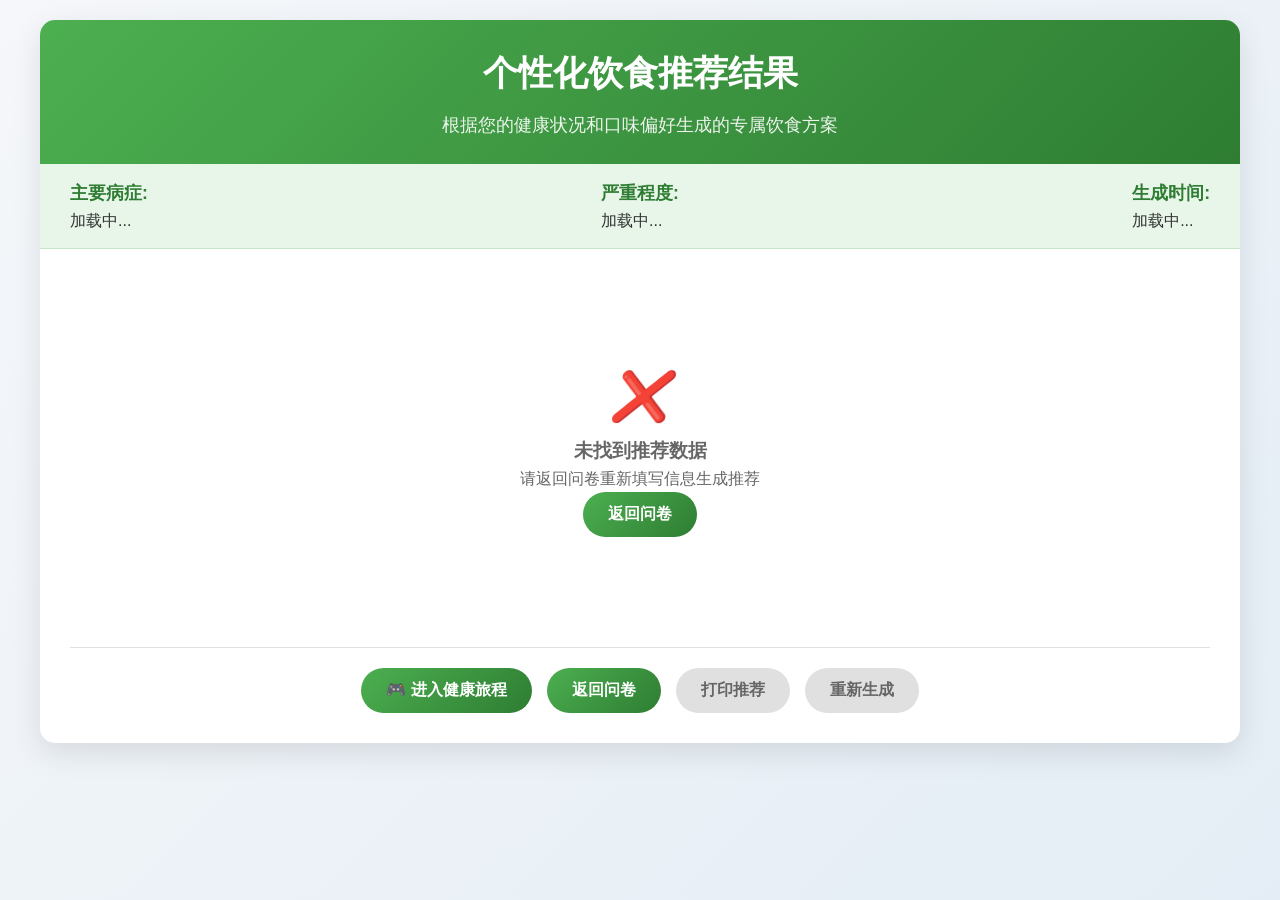
<file: templates/recommend.html>
<!DOCTYPE html>
<html lang="zh-CN">
<head>
    <meta charset="UTF-8">
    <meta name="viewport" content="width=device-width, initial-scale=1.0">
    <title>个性化饮食推荐结果 - 健康饮食推荐系统</title>
    <style>
        * {
            margin: 0;
            padding: 0;
            box-sizing: border-box;
            font-family: 'Microsoft YaHei', Arial, sans-serif;
        }

        body {
            background: linear-gradient(135deg, #f5f7fa 0%, #e4edf5 100%);
            color: #333;
            line-height: 1.6;
            min-height: 100vh;
            padding: 20px;
        }

        .container {
            max-width: 1200px;
            margin: 0 auto;
            background: white;
            border-radius: 15px;
            box-shadow: 0 10px 30px rgba(0, 0, 0, 0.1);
            overflow: hidden;
        }

        header {
            background: linear-gradient(135deg, #4CAF50 0%, #2E7D32 100%);
            color: white;
            padding: 25px 30px;
            text-align: center;
        }

            header h1 {
                font-size: 2.2rem;
                margin-bottom: 10px;
            }

            header p {
                font-size: 1.1rem;
                opacity: 0.9;
            }

        .user-info {
            background: #E8F5E9;
            padding: 15px 30px;
            display: flex;
            justify-content: space-between;
            border-bottom: 1px solid #C8E6C9;
        }

            .user-info div {
                display: flex;
                flex-direction: column;
            }

            .user-info strong {
                color: #2E7D32;
                font-size: 1.1rem;
            }

        .content {
            padding: 30px;
        }

        .section {
            margin-bottom: 40px;
        }

        .section-title {
            font-size: 1.5rem;
            color: #2E7D32;
            margin-bottom: 20px;
            padding-bottom: 10px;
            border-bottom: 2px solid #E8F5E9;
            display: flex;
            align-items: center;
        }

            .section-title i {
                margin-right: 10px;
                font-size: 1.3rem;
            }

        .dishes-grid {
            display: grid;
            grid-template-columns: repeat(auto-fill, minmax(300px, 1fr));
            gap: 20px;
        }

        .dish-card {
            background: white;
            border-radius: 10px;
            overflow: hidden;
            box-shadow: 0 5px 15px rgba(0, 0, 0, 0.08);
            transition: transform 0.3s, box-shadow 0.3s;
            border: 1px solid #E0E0E0;
        }

            .dish-card:hover {
                transform: translateY(-5px);
                box-shadow: 0 10px 20px rgba(0, 0, 0, 0.12);
            }

        .dish-header {
            padding: 15px;
            display: flex;
            justify-content: space-between;
            align-items: center;
            background: #F1F8E9;
        }

        .dish-name {
            font-size: 1.2rem;
            font-weight: bold;
            color: #2E7D32;
        }

        .dish-score {
            background: #4CAF50;
            color: white;
            padding: 5px 10px;
            border-radius: 20px;
            font-size: 0.9rem;
        }

        .dish-body {
            padding: 15px;
        }

        .ingredients {
            color: #666;
            font-size: 0.95rem;
            margin-bottom: 10px;
        }

        .dish-tag {
            display: inline-block;
            background: #E8F5E9;
            color: #2E7D32;
            padding: 3px 8px;
            border-radius: 4px;
            font-size: 0.85rem;
            margin-right: 5px;
        }

        .meal-plan {
            background: #F9F9F9;
            border-radius: 10px;
            padding: 20px;
            margin-top: 20px;
        }

        .meal-header {
            display: flex;
            justify-content: space-between;
            align-items: center;
            margin-bottom: 15px;
        }

        .meal-total {
            font-size: 1.1rem;
            color: #2E7D32;
            font-weight: bold;
        }

        .meal-dish {
            display: flex;
            justify-content: space-between;
            padding: 10px 0;
            border-bottom: 1px dashed #E0E0E0;
        }

            .meal-dish:last-child {
                border-bottom: none;
            }

        .nutrition-grid {
            display: grid;
            grid-template-columns: repeat(auto-fit, minmax(280px, 1fr));
            gap: 20px;
            margin-top: 20px;
        }

        .nutrient-progress-card {
            background: white;
            border-radius: 8px;
            padding: 15px;
            text-align: center;
            box-shadow: 0 3px 10px rgba(0, 0, 0, 0.08);
            border-left: 4px solid #4CAF50;
            display: flex;
            flex-direction: column;
            align-items: center;
            justify-content: center;
            transition: all 0.4s cubic-bezier(0.175, 0.885, 0.32, 1.275);
            cursor: pointer;
            position: relative;
            overflow: hidden;
            border: 2px solid transparent;
        }

            .nutrient-progress-card:hover {
                transform: translateY(-8px) scale(1.03);
                box-shadow: 0 12px 25px rgba(0, 0, 0, 0.15);
                border-color: rgba(0, 0, 0, 0.1);
            }

        .progress-container {
            position: relative;
            width: 150px;
            height: 150px;
            margin: 10px auto;
            transition: transform 0.3s;
        }

        .nutrient-progress-card:hover .progress-container {
            transform: scale(1.05);
        }

        .progress-circle {
            width: 100%;
            height: 100%;
            border-radius: 50%;
            background: #f0f0f0;
            position: relative;
            overflow: hidden;
            box-shadow: inset 0 0 10px rgba(0,0,0,0.05);
        }

        .progress-fill {
            position: absolute;
            top: 0;
            left: 0;
            width: 100%;
            height: 100%;
            background: conic-gradient(var(--nutrient-color) 0% var(--progress), #e0e0e0 var(--progress) 100%);
            border-radius: 50%;
            transition: --progress 1.2s cubic-bezier(0.34, 1.56, 0.64, 1);
        }

        .progress-mask {
            position: absolute;
            top: 10px;
            left: 10px;
            width: calc(100% - 20px);
            height: calc(100% - 20px);
            background: white;
            border-radius: 50%;
            display: flex;
            flex-direction: column;
            justify-content: center;
            align-items: center;
            box-shadow: 0 0 15px rgba(0,0,0,0.08);
            transition: transform 0.3s, box-shadow 0.3s;
        }

        .nutrient-progress-card:hover .progress-mask {
            transform: scale(1.02);
            box-shadow: 0 0 20px rgba(0,0,0,0.12);
        }

        .nutrient-display {
            font-size: 1.4rem;
            font-weight: 700;
            color: #2c3e50;
            transition: transform 0.3s, color 0.3s;
        }

        .nutrient-progress-card:hover .nutrient-display {
            transform: scale(1.1);
            color: var(--nutrient-color);
        }

        .nutrient-goal {
            color: #7f8c8d;
            font-size: 0.8rem;
            transition: transform 0.3s;
        }

        .nutrient-progress-card:hover .nutrient-goal {
            transform: translateY(2px);
        }

        .nutrient-percentage {
            font-size: 1.5rem;
            font-weight: 700;
            color: var(--nutrient-color);
            margin: 5px 0;
            transition: transform 0.3s, text-shadow 0.3s;
        }

        .nutrient-progress-card:hover .nutrient-percentage {
            transform: scale(1.15);
            text-shadow: 0 0 8px rgba(var(--nutrient-rgb), 0.3);
        }

        .nutrient-status {
            margin-top: 10px;
            font-size: 0.9rem;
            padding: 8px;
            border-radius: 5px;
            background-color: #e8f5e9;
            color: #2e7d32;
            text-align: center;
            width: 100%;
            transition: all 0.3s;
        }

        .nutrient-progress-card:hover .nutrient-status {
            background-color: var(--nutrient-color);
            color: white;
            transform: translateY(3px);
        }

        .hexagon-chart-container {
            margin-top: 40px;
            background: white;
            border-radius: 10px;
            padding: 25px;
            box-shadow: 0 5px 15px rgba(0, 0, 0, 0.08);
            border-left: 4px solid #4CAF50;
        }

        .hexagon-chart-title {
            font-size: 1.3rem;
            color: #2E7D32;
            margin-bottom: 20px;
            text-align: center;
            display: flex;
            align-items: center;
            justify-content: center;
        }

            .hexagon-chart-title i {
                margin-right: 10px;
                font-size: 1.2rem;
            }

        .hexagon-chart-wrapper {
            display: flex;
            flex-direction: column;
            align-items: center;
            gap: 20px;
        }

        .hexagon-canvas-container {
            position: relative;
            width: 320px;
            height: 320px;
            background: #f8f9fa;
            border-radius: 10px;
            padding: 20px;
        }

        #hexagonChart {
            width: 100%;
            height: 100%;
        }

        .hexagon-legend {
            display: flex;
            flex-wrap: wrap;
            justify-content: center;
            gap: 15px;
            margin-top: 20px;
            background: #f8f9fa;
            padding: 15px;
            border-radius: 8px;
        }

        .legend-item {
            display: flex;
            align-items: center;
            gap: 8px;
            font-size: 0.9rem;
            padding: 5px 10px;
            background: white;
            border-radius: 5px;
            box-shadow: 0 2px 5px rgba(0,0,0,0.05);
        }

        .legend-color {
            width: 15px;
            height: 15px;
            border-radius: 3px;
        }

        .legend-value {
            font-weight: bold;
            color: #2c3e50;
        }

        .actions {
            display: flex;
            justify-content: center;
            gap: 15px;
            margin-top: 30px;
            padding-top: 20px;
            border-top: 1px solid #E0E0E0;
            flex-wrap: wrap;
        }

        .btn {
            padding: 12px 25px;
            border: none;
            border-radius: 30px;
            font-size: 1rem;
            cursor: pointer;
            transition: all 0.3s;
            font-weight: bold;
        }

        .btn-primary {
            background: linear-gradient(135deg, #4CAF50 0%, #2E7D32 100%);
            color: white;
        }

        .btn-secondary {
            background: #E0E0E0;
            color: #666;
        }

        .btn:hover {
            transform: translateY(-2px);
            box-shadow: 0 5px 15px rgba(0, 0, 0, 0.1);
        }

        .special-attention {
            background: #FFF3E0;
            border-left: 4px solid #FF9800;
        }

            .special-attention .dish-header {
                background: #FFECB3;
            }

            .special-attention .dish-name {
                color: #E65100;
            }

        .empty-state {
            text-align: center;
            padding: 40px 20px;
            color: #666;
        }

            .empty-state i {
                font-size: 3rem;
                color: #BDBDBD;
                margin-bottom: 15px;
            }

        .loading {
            text-align: center;
            padding: 40px;
        }

        .spinner {
            width: 50px;
            height: 50px;
            border: 5px solid #f3f3f3;
            border-top: 5px solid #4CAF50;
            border-radius: 50%;
            animation: spin 1s linear infinite;
            margin: 0 auto 20px;
        }

        @keyframes spin {
            0% {
                transform: rotate(0deg);
            }

            100% {
                transform: rotate(360deg);
            }
        }

        @keyframes drawHexagon {
            0% {
                stroke-dashoffset: 1000;
            }

            100% {
                stroke-dashoffset: 0;
            }
        }

        @media (max-width: 768px) {
            .dishes-grid {
                grid-template-columns: 1fr;
            }

            .user-info {
                flex-direction: column;
                gap: 10px;
            }

            .nutrition-grid {
                grid-template-columns: 1fr 1fr;
            }

            .actions {
                flex-direction: column;
            }

            .progress-container {
                width: 130px;
                height: 130px;
            }

            .nutrient-progress-card:hover {
                transform: translateY(-5px) scale(1.02);
            }

            .hexagon-canvas-container {
                width: 280px;
                height: 280px;
            }
        }
    </style>
</head>
<body>
    <div class="container">
        <header>
            <h1>个性化饮食推荐结果</h1>
            <p>根据您的健康状况和口味偏好生成的专属饮食方案</p>
        </header>

        <div class="user-info">
            <div>
                <strong>主要病症:</strong>
                <span id="disease-name">加载中...</span>
            </div>
            <div>
                <strong>严重程度:</strong>
                <span id="severity-level">加载中...</span>
            </div>
            <div>
                <strong>生成时间:</strong>
                <span id="generation-time">加载中...</span>
            </div>
        </div>

        <div class="content">
            <!-- 加载状态 -->
            <div class="loading" id="loading">
                <div class="spinner"></div>
                <p>正在生成个性化推荐...</p>
            </div>

            <!-- 推荐菜品部分 -->
            <div class="section" id="recommended-section" style="display: none;">
                <h2 class="section-title">
                    <i>✓</i> 推荐菜品
                </h2>

                <div class="dishes-grid" id="recommended-dishes">
                    <!-- 推荐菜品将通过JavaScript动态加载 -->
                </div>
            </div>

            <!-- 需要特别注意的菜品 -->
            <div class="section" id="special-attention-section" style="display: none;">
                <h2 class="section-title">
                    <i>⚠</i> 需要特别注意的菜品
                </h2>

                <div class="dishes-grid" id="special-attention-dishes">
                    <!-- 特别注意菜品将通过JavaScript动态加载 -->
                </div>
            </div>

            <!-- 优化套餐推荐 -->
            <div class="section" id="meal-plan-section" style="display: none;">
                <h2 class="section-title">
                    <i>🍽️</i> 优化套餐推荐
                </h2>

                <div class="meal-plan">
                    <div class="meal-header">
                        <h3>今日推荐套餐</h3>
                        <div class="meal-total">总评分: <span id="meal-score">0.00</span>/4.00</div>
                    </div>

                    <div id="meal-dishes">
                        <!-- 套餐菜品将通过JavaScript动态加载 -->
                    </div>
                </div>
            </div>

            <!-- 营养分析 -->
            <div class="section" id="nutrition-section" style="display: none;">
                <h2 class="section-title">
                    <i>📊</i> 营养分析
                </h2>

                <div class="nutrition-grid">
                    <!-- 卡路里进度条卡片 -->
                    <div class="nutrient-progress-card" id="calories-card">
                        <div class="nutrition-name">卡路里 (kcal)</div>
                        <div class="progress-container">
                            <div class="progress-circle">
                                <div class="progress-fill" id="calories-progress"></div>
                                <div class="progress-mask">
                                    <div class="nutrient-display" id="calories-display">0</div>
                                    <div class="nutrient-goal">目标: <span id="calories-goal">2000</span></div>
                                    <div class="nutrient-percentage" id="calories-percentage">0%</div>
                                </div>
                            </div>
                        </div>
                        <div class="nutrient-status" id="calories-status">
                            请设置您的卡路里目标
                        </div>
                    </div>

                    <!-- 蛋白质进度条卡片 -->
                    <div class="nutrient-progress-card" id="protein-card">
                        <div class="nutrition-name">蛋白质 (g)</div>
                        <div class="progress-container">
                            <div class="progress-circle">
                                <div class="progress-fill" id="protein-progress"></div>
                                <div class="progress-mask">
                                    <div class="nutrient-display" id="protein-display">0.0</div>
                                    <div class="nutrient-goal">目标: <span id="protein-goal">60</span></div>
                                    <div class="nutrient-percentage" id="protein-percentage">0%</div>
                                </div>
                            </div>
                        </div>
                        <div class="nutrient-status" id="protein-status">
                            蛋白质摄入情况
                        </div>
                    </div>

                    <!-- 脂肪进度条卡片 -->
                    <div class="nutrient-progress-card" id="fat-card">
                        <div class="nutrition-name">脂肪 (g)</div>
                        <div class="progress-container">
                            <div class="progress-circle">
                                <div class="progress-fill" id="fat-progress"></div>
                                <div class="progress-mask">
                                    <div class="nutrient-display" id="fat-display">0.0</div>
                                    <div class="nutrient-goal">目标: <span id="fat-goal">65</span></div>
                                    <div class="nutrient-percentage" id="fat-percentage">0%</div>
                                </div>
                            </div>
                        </div>
                        <div class="nutrient-status" id="fat-status">
                            脂肪摄入情况
                        </div>
                    </div>

                    <!-- 碳水化合物进度条卡片 -->
                    <div class="nutrient-progress-card" id="carbs-card">
                        <div class="nutrition-name">碳水化合物 (g)</div>
                        <div class="progress-container">
                            <div class="progress-circle">
                                <div class="progress-fill" id="carbs-progress"></div>
                                <div class="progress-mask">
                                    <div class="nutrient-display" id="carbs-display">0.0</div>
                                    <div class="nutrient-goal">目标: <span id="carbs-goal">300</span></div>
                                    <div class="nutrient-percentage" id="carbs-percentage">0%</div>
                                </div>
                            </div>
                        </div>
                        <div class="nutrient-status" id="carbs-status">
                            碳水化合物摄入情况
                        </div>
                    </div>

                    <!-- 纤维素进度条卡片 -->
                    <div class="nutrient-progress-card" id="fiber-card">
                        <div class="nutrition-name">纤维素 (g)</div>
                        <div class="progress-container">
                            <div class="progress-circle">
                                <div class="progress-fill" id="fiber-progress"></div>
                                <div class="progress-mask">
                                    <div class="nutrient-display" id="fiber-display">0.0</div>
                                    <div class="nutrient-goal">目标: <span id="fiber-goal">25</span></div>
                                    <div class="nutrient-percentage" id="fiber-percentage">0%</div>
                                </div>
                            </div>
                        </div>
                        <div class="nutrient-status" id="fiber-status">
                            纤维素摄入情况
                        </div>
                    </div>

                    <!-- 钠进度条卡片 -->
                    <div class="nutrient-progress-card" id="sodium-card">
                        <div class="nutrition-name">钠 (mg)</div>
                        <div class="progress-container">
                            <div class="progress-circle">
                                <div class="progress-fill" id="sodium-progress"></div>
                                <div class="progress-mask">
                                    <div class="nutrient-display" id="sodium-display">0.0</div>
                                    <div class="nutrient-goal">目标: <span id="sodium-goal">2300</span></div>
                                    <div class="nutrient-percentage" id="sodium-percentage">0%</div>
                                </div>
                            </div>
                        </div>
                        <div class="nutrient-status" id="sodium-status">
                            钠摄入情况
                        </div>
                    </div>
                </div>

                <!-- 六边形数据图 -->
                <div class="hexagon-chart-container">
                    <h3 class="hexagon-chart-title">
                        <i>📈</i> 营养均衡分析
                    </h3>
                    <div class="hexagon-chart-wrapper">
                        <div class="hexagon-canvas-container">
                            <svg id="hexagonChart" width="280" height="280" viewBox="0 0 280 280">
                                <!-- 背景六边形网格 -->
                                <g id="hexagonGrid"></g>
                                <!-- 数据区域 -->
                                <g id="dataArea"></g>
                                <!-- 标签 -->
                                <g id="labels"></g>
                            </svg>
                        </div>
                        <div class="hexagon-legend">
                            <div class="legend-item">
                                <div class="legend-color" style="background-color: #4CAF50;"></div>
                                <span>卡路里: </span>
                                <span class="legend-value" id="legend-calories">0%</span>
                            </div>
                            <div class="legend-item">
                                <div class="legend-color" style="background-color: #2196F3;"></div>
                                <span>蛋白质: </span>
                                <span class="legend-value" id="legend-protein">0%</span>
                            </div>
                            <div class="legend-item">
                                <div class="legend-color" style="background-color: #FF9800;"></div>
                                <span>脂肪: </span>
                                <span class="legend-value" id="legend-fat">0%</span>
                            </div>
                            <div class="legend-item">
                                <div class="legend-color" style="background-color: #9C27B0;"></div>
                                <span>碳水: </span>
                                <span class="legend-value" id="legend-carbs">0%</span>
                            </div>
                            <div class="legend-item">
                                <div class="legend-color" style="background-color: #00BCD4;"></div>
                                <span>纤维: </span>
                                <span class="legend-value" id="legend-fiber">0%</span>
                            </div>
                            <div class="legend-item">
                                <div class="legend-color" style="background-color: #E91E63;"></div>
                                <span>钠: </span>
                                <span class="legend-value" id="legend-sodium">0%</span>
                            </div>
                        </div>
                    </div>
                </div>
            </div>

            <!-- 操作按钮 -->
            <div class="actions">
                <!-- ===== 进入健康旅程按钮 ===== -->
                <button class="btn btn-primary" onclick="goToGame()">🎮 进入健康旅程</button>
                <!-- ===== 返回问卷按钮 ===== -->
                <button class="btn btn-primary" onclick="window.location.href='/questionnaire'">返回问卷</button>
                <button class="btn btn-secondary" onclick="window.print()">打印推荐</button>
                <button class="btn btn-secondary" onclick="regenerateRecommendation()">重新生成</button>
            </div>
        </div>
    </div>

    <script>
        // 页面加载完成后初始化
        document.addEventListener('DOMContentLoaded', function () {
            loadRecommendationData();
        });

        // 从本地存储加载推荐数据
        function loadRecommendationData() {
            const recommendationData = JSON.parse(localStorage.getItem('recommendationData'));

            if (!recommendationData) {
                showNoDataError();
                return;
            }

            // 隐藏加载动画
            document.getElementById('loading').style.display = 'none';

            // 更新用户信息
            document.getElementById('disease-name').textContent = recommendationData.diseaseInfo.diseaseName;
            document.getElementById('severity-level').textContent = recommendationData.diseaseInfo.severity;
            document.getElementById('generation-time').textContent = new Date().toLocaleString();

            // 渲染推荐菜品
            renderRecommendedDishes(recommendationData.recommendedDishes);

            // 渲染需要特别注意的菜品
            renderSpecialAttentionDishes(recommendationData.specialAttentionDishes);

            // 渲染优化套餐
            renderMealPlan(recommendationData.optimizedMealPlan);

            // 更新营养分析
            updateNutritionAnalysis(
                recommendationData.nutritionAnalysis,
                recommendationData.nutritionTargets || {
                    calories: 2000,
                    protein: 60,
                    fat: 65,
                    carbs: 300,
                    fiber: 25,
                    sodium: 2300
                }
            );

            // 显示所有部分
            showAllSections();
        }

        // 显示无数据错误
        function showNoDataError() {
            document.getElementById('loading').innerHTML = `
                                <div class="empty-state">
                                    <i>❌</i>
                                    <h3>未找到推荐数据</h3>
                                    <p>请返回问卷重新填写信息生成推荐</p>
                                    <button class="btn btn-primary" onclick="window.location.href='/questionnaire'">返回问卷</button>
                                </div>
                            `;
        }

        // 渲染推荐菜品
        function renderRecommendedDishes(dishes) {
            const container = document.getElementById('recommended-dishes');

            if (!dishes || dishes.length === 0) {
                container.innerHTML = `
                                    <div class="empty-state">
                                        <i>🍽️</i>
                                        <h3>暂无推荐菜品</h3>
                                        <p>请尝试调整您的偏好设置</p>
                                    </div>
                                `;
                return;
            }

            container.innerHTML = dishes.map(dish => `
                                <div class="dish-card">
                                    <div class="dish-header">
                                        <div class="dish-name">${dish.name}</div>
                                        <div class="dish-score">${dish.score.toFixed(1)}</div>
                                    </div>
                                    <div class="dish-body">
                                        <div class="ingredients">食材: ${dish.ingredients.join(', ')}</div>
                                        ${dish.isLiked ? '<span class="dish-tag">❤ 您喜欢的</span>' : ''}
                                        <span class="dish-tag">推荐指数: ${dish.score.toFixed(1)}/4.0</span>
                                    </div>
                                </div>
                            `).join('');
        }

        // 渲染需要特别注意的菜品
        function renderSpecialAttentionDishes(dishes) {
            const container = document.getElementById('special-attention-dishes');

            if (!dishes || dishes.length === 0) {
                container.innerHTML = `
                                    <div class="empty-state">
                                        <i>✅</i>
                                        <h3>无需特别注意的菜品</h3>
                                        <p>您的饮食偏好与健康状况较为匹配</p>
                                    </div>
                                `;
                return;
            }

            container.innerHTML = dishes.map(dish => `
                                <div class="dish-card special-attention">
                                    <div class="dish-header">
                                        <div class="dish-name">${dish.name}</div>
                                        <div class="dish-score">${dish.score.toFixed(1)}</div>
                                    </div>
                                    <div class="dish-body">
                                        <div class="ingredients">食材: ${dish.ingredients.join(', ')}</div>
                                        ${dish.isLiked ? '<span class="dish-tag">❤ 您喜欢的</span>' : ''}
                                        <span class="dish-tag" style="background:#FFE0B2;color:#E65100;">需特别注意</span>
                                    </div>
                                </div>
                            `).join('');
        }

        // 渲染优化套餐
        function renderMealPlan(mealPlan) {
            const container = document.getElementById('meal-dishes');

            if (!mealPlan || !mealPlan.dishes || mealPlan.dishes.length === 0) {
                container.innerHTML = '<div class="empty-state"><p>暂无套餐推荐数据</p></div>';
                document.getElementById('meal-score').textContent = '0.00';
                return;
            }

            document.getElementById('meal-score').textContent = mealPlan.totalScore.toFixed(2);

            container.innerHTML = mealPlan.dishes.map(dish => `
                                <div class="meal-dish">
                                    <div>
                                        <strong>${dish.name}</strong>
                                        ${dish.isLiked ? '<span style="color:#E91E63; margin-left:8px;">❤</span>' : ''}
                                    </div>
                                    <div>${dish.amount.toFixed(1)} 份</div>
                                </div>
                            `).join('');
        }

        // 更新营养分析
        function updateNutritionAnalysis(nutrition, targets) {
            if (!nutrition) return;

            // 初始化营养卡片
            initializeNutrientCards();

            // 更新各个营养指标
            if (nutrition.calories !== undefined) {
                updateNutrientProgress('calories', nutrition.calories, targets.calories);
                setTimeout(() => animateNutrientProgress('calories'), 300);
            }

            if (nutrition.protein !== undefined) {
                updateNutrientProgress('protein', nutrition.protein, targets.protein);
                setTimeout(() => animateNutrientProgress('protein'), 600);
            }

            if (nutrition.fat !== undefined) {
                updateNutrientProgress('fat', nutrition.fat, targets.fat);
                setTimeout(() => animateNutrientProgress('fat'), 900);
            }

            if (nutrition.carbs !== undefined) {
                updateNutrientProgress('carbs', nutrition.carbs, targets.carbs);
                setTimeout(() => animateNutrientProgress('carbs'), 1200);
            }

            if (nutrition.fiber !== undefined) {
                updateNutrientProgress('fiber', nutrition.fiber, targets.fiber);
                setTimeout(() => animateNutrientProgress('fiber'), 1500);
            }

            if (nutrition.sodium !== undefined) {
                updateNutrientProgress('sodium', nutrition.sodium, targets.sodium);
                setTimeout(() => animateNutrientProgress('sodium'), 1800);
            }

            // 初始化六边形数据图
            initHexagonChart(nutrition, targets);
        }

        // 初始化营养卡片
        function initializeNutrientCards() {
            const nutrientColors = {
                'calories': '#4CAF50',
                'protein': '#2196F3',
                'fat': '#FF9800',
                'carbs': '#9C27B0',
                'fiber': '#00BCD4',
                'sodium': '#E91E63'
            };

            Object.keys(nutrientColors).forEach(nutrientId => {
                const progressElement = document.getElementById(`${nutrientId}-progress`);
                if (progressElement) {
                    progressElement.style.setProperty('--nutrient-color', nutrientColors[nutrientId]);
                }
            });

            const nutrientCards = document.querySelectorAll('.nutrient-progress-card');
            nutrientCards.forEach(card => {
                card.addEventListener('mouseenter', function () {
                    const nutrientId = this.id.replace('-card', '');
                    animateNutrientProgress(nutrientId);
                });
            });
        }

        // 更新营养指标进度条
        function updateNutrientProgress(nutrientId, currentValue, goalValue) {
            if (!currentValue || !goalValue) return;

            let percentage = (currentValue / goalValue) * 100;
            percentage = Math.min(percentage, 100);

            const displayElement = document.getElementById(`${nutrientId}-display`);
            const goalElement = document.getElementById(`${nutrientId}-goal`);
            const percentageElement = document.getElementById(`${nutrientId}-percentage`);

            if (displayElement) displayElement.textContent = currentValue.toFixed(nutrientId === 'calories' ? 0 : 1);
            if (goalElement) goalElement.textContent = goalValue.toFixed(0);
            if (percentageElement) percentageElement.textContent = percentage.toFixed(1) + '%';

            const statusElement = document.getElementById(`${nutrientId}-status`);
            if (statusElement) {
                if (percentage >= 100) {
                    statusElement.textContent = '恭喜！目标已完成！';
                    statusElement.style.backgroundColor = '#e8f5e9';
                    statusElement.style.color = '#2e7d32';
                } else if (percentage >= 80) {
                    statusElement.textContent = `已完成 ${percentage.toFixed(1)}%，接近目标！`;
                    statusElement.style.backgroundColor = '#fff3e0';
                    statusElement.style.color = '#ef6c00';
                } else if (percentage >= 50) {
                    statusElement.textContent = `已完成 ${percentage.toFixed(1)}%，继续努力！`;
                    statusElement.style.backgroundColor = '#e3f2fd';
                    statusElement.style.color = '#1565c0';
                } else {
                    statusElement.textContent = `已完成 ${percentage.toFixed(1)}%`;
                    statusElement.style.backgroundColor = '#f5f5f5';
                    statusElement.style.color = '#666';
                }
            }
        }

        function animateNutrientProgress(nutrientId) {
            const progressFill = document.getElementById(`${nutrientId}-progress`);
            if (!progressFill) return;

            progressFill.style.setProperty('--progress', '0%');

            requestAnimationFrame(() => {
                const displayElement = document.getElementById(`${nutrientId}-display`);
                const goalElement = document.getElementById(`${nutrientId}-goal`);

                if (displayElement && goalElement) {
                    const currentValue = parseFloat(displayElement.textContent) || 0;
                    const goalValue = parseFloat(goalElement.textContent) || 1;
                    let targetProgress = (currentValue / goalValue) * 100;
                    targetProgress = Math.min(targetProgress, 100);
                    progressFill.style.setProperty('--progress', `${targetProgress}%`);
                }
            });
        }

        function initHexagonChart(nutrition, targets) {
            if (!nutrition || !targets) return;

            const nutritionData = {
                calories: Math.min((nutrition.calories / targets.calories) * 100, 100),
                protein: Math.min((nutrition.protein / targets.protein) * 100, 100),
                fat: Math.min((nutrition.fat / targets.fat) * 100, 100),
                carbs: Math.min((nutrition.carbs / targets.carbs) * 100, 100),
                fiber: Math.min((nutrition.fiber / targets.fiber) * 100, 100),
                sodium: Math.min((nutrition.sodium / targets.sodium) * 100, 100)
            };

            const legendIds = ['calories', 'protein', 'fat', 'carbs', 'fiber', 'sodium'];
            legendIds.forEach(id => {
                const legendElement = document.getElementById(`legend-${id}`);
                if (legendElement) {
                    legendElement.textContent = nutritionData[id].toFixed(1) + '%';
                }
            });

            drawHexagonChart(nutritionData);
        }

        function drawHexagonChart(data) {
            const svg = document.getElementById('hexagonChart');
            if (!svg) return;

            const centerX = 140;
            const centerY = 140;
            const radius = 100;
            const sides = 6;
            const angleStep = (Math.PI * 2) / sides;

            const hexagonGrid = document.getElementById('hexagonGrid');
            const dataArea = document.getElementById('dataArea');
            const labels = document.getElementById('labels');

            if (hexagonGrid) hexagonGrid.innerHTML = '';
            if (dataArea) dataArea.innerHTML = '';
            if (labels) labels.innerHTML = '';

            // 绘制六边形网格
            drawHexagonGrid(centerX, centerY, radius, sides, angleStep);

            // 绘制数据区域
            drawDataArea(centerX, centerY, radius, sides, angleStep, data);

            // 绘制标签
            drawLabels(centerX, centerY, radius, sides, angleStep);
        }

        function drawHexagonGrid(centerX, centerY, radius, sides, angleStep) {
            const hexagonGrid = document.getElementById('hexagonGrid');
            if (!hexagonGrid) return;

            const gridLevels = 5;
            for (let i = 1; i <= gridLevels; i++) {
                const currentRadius = (radius / gridLevels) * i;

                let pathData = '';
                for (let j = 0; j < sides; j++) {
                    const angle = j * angleStep - Math.PI / 2;
                    const x = centerX + currentRadius * Math.cos(angle);
                    const y = centerY + currentRadius * Math.sin(angle);

                    if (j === 0) {
                        pathData = `M ${x} ${y}`;
                    } else {
                        pathData += ` L ${x} ${y}`;
                    }
                }
                pathData += ' Z';

                const polygon = document.createElementNS('http://www.w3.org/2000/svg', 'path');
                polygon.setAttribute('d', pathData);
                polygon.setAttribute('fill', 'none');
                polygon.setAttribute('stroke', '#e0e0e0');
                polygon.setAttribute('stroke-width', '1');
                hexagonGrid.appendChild(polygon);
            }

            for (let i = 0; i < sides; i++) {
                const angle = i * angleStep - Math.PI / 2;
                const x = centerX + radius * Math.cos(angle);
                const y = centerY + radius * Math.sin(angle);

                const line = document.createElementNS('http://www.w3.org/2000/svg', 'line');
                line.setAttribute('x1', centerX);
                line.setAttribute('y1', centerY);
                line.setAttribute('x2', x);
                line.setAttribute('y2', y);
                line.setAttribute('stroke', '#e0e0e0');
                line.setAttribute('stroke-width', '1');
                hexagonGrid.appendChild(line);
            }
        }

        function drawDataArea(centerX, centerY, radius, sides, angleStep, data) {
            const dataArea = document.getElementById('dataArea');
            if (!dataArea) return;

            const dataKeys = ['calories', 'protein', 'fat', 'carbs', 'fiber', 'sodium'];
            const colors = ['#4CAF50', '#2196F3', '#FF9800', '#9C27B0', '#00BCD4', '#E91E63'];

            let pathData = '';
            for (let i = 0; i < sides; i++) {
                const dataKey = dataKeys[i];
                const dataValue = data[dataKey] / 100;
                const currentRadius = radius * dataValue;
                const angle = i * angleStep - Math.PI / 2;
                const x = centerX + currentRadius * Math.cos(angle);
                const y = centerY + currentRadius * Math.sin(angle);

                if (i === 0) {
                    pathData = `M ${x} ${y}`;
                } else {
                    pathData += ` L ${x} ${y}`;
                }
            }
            pathData += ' Z';

            const dataPolygon = document.createElementNS('http://www.w3.org/2000/svg', 'path');
            dataPolygon.setAttribute('d', pathData);
            dataPolygon.setAttribute('fill', 'rgba(76, 175, 80, 0.2)');
            dataPolygon.setAttribute('stroke', '#4CAF50');
            dataPolygon.setAttribute('stroke-width', '2');
            dataArea.appendChild(dataPolygon);

            for (let i = 0; i < sides; i++) {
                const dataKey = dataKeys[i];
                const dataValue = data[dataKey] / 100;
                const currentRadius = radius * dataValue;
                const angle = i * angleStep - Math.PI / 2;
                const x = centerX + currentRadius * Math.cos(angle);
                const y = centerY + currentRadius * Math.sin(angle);

                const circle = document.createElementNS('http://www.w3.org/2000/svg', 'circle');
                circle.setAttribute('cx', x);
                circle.setAttribute('cy', y);
                circle.setAttribute('r', '4');
                circle.setAttribute('fill', colors[i]);
                circle.setAttribute('stroke', '#fff');
                circle.setAttribute('stroke-width', '1.5');
                dataArea.appendChild(circle);
            }
        }

        function drawLabels(centerX, centerY, radius, sides, angleStep) {
            const labels = document.getElementById('labels');
            if (!labels) return;

            const labelTexts = ['卡路里', '蛋白质', '脂肪', '碳水', '纤维', '钠'];
            const labelRadius = radius * 1.15;

            for (let i = 0; i < sides; i++) {
                const angle = i * angleStep - Math.PI / 2;
                const x = centerX + labelRadius * Math.cos(angle);
                const y = centerY + labelRadius * Math.sin(angle);

                const text = document.createElementNS('http://www.w3.org/2000/svg', 'text');
                text.setAttribute('x', x);
                text.setAttribute('y', y);
                text.setAttribute('text-anchor', 'middle');
                text.setAttribute('dominant-baseline', 'middle');
                text.setAttribute('font-size', '12');
                text.setAttribute('font-weight', 'bold');
                text.setAttribute('fill', '#333');
                text.textContent = labelTexts[i];
                labels.appendChild(text);
            }
        }

        function showAllSections() {
            document.getElementById('recommended-section').style.display = 'block';
            document.getElementById('special-attention-section').style.display = 'block';
            document.getElementById('meal-plan-section').style.display = 'block';
            document.getElementById('nutrition-section').style.display = 'block';
        }

        function regenerateRecommendation() {
            localStorage.removeItem('recommendationData');
            window.location.href = '/questionnaire';
        }

        // ===== 进入健康旅程 =====
        function goToGame() {
            window.location.href = '/game';
        }

        window.onbeforeprint = function () {
            document.body.classList.add('printing');
        };

        window.onafterprint = function () {
            document.body.classList.remove('printing');
        };
    </script>
</body>
</html>
</file>
